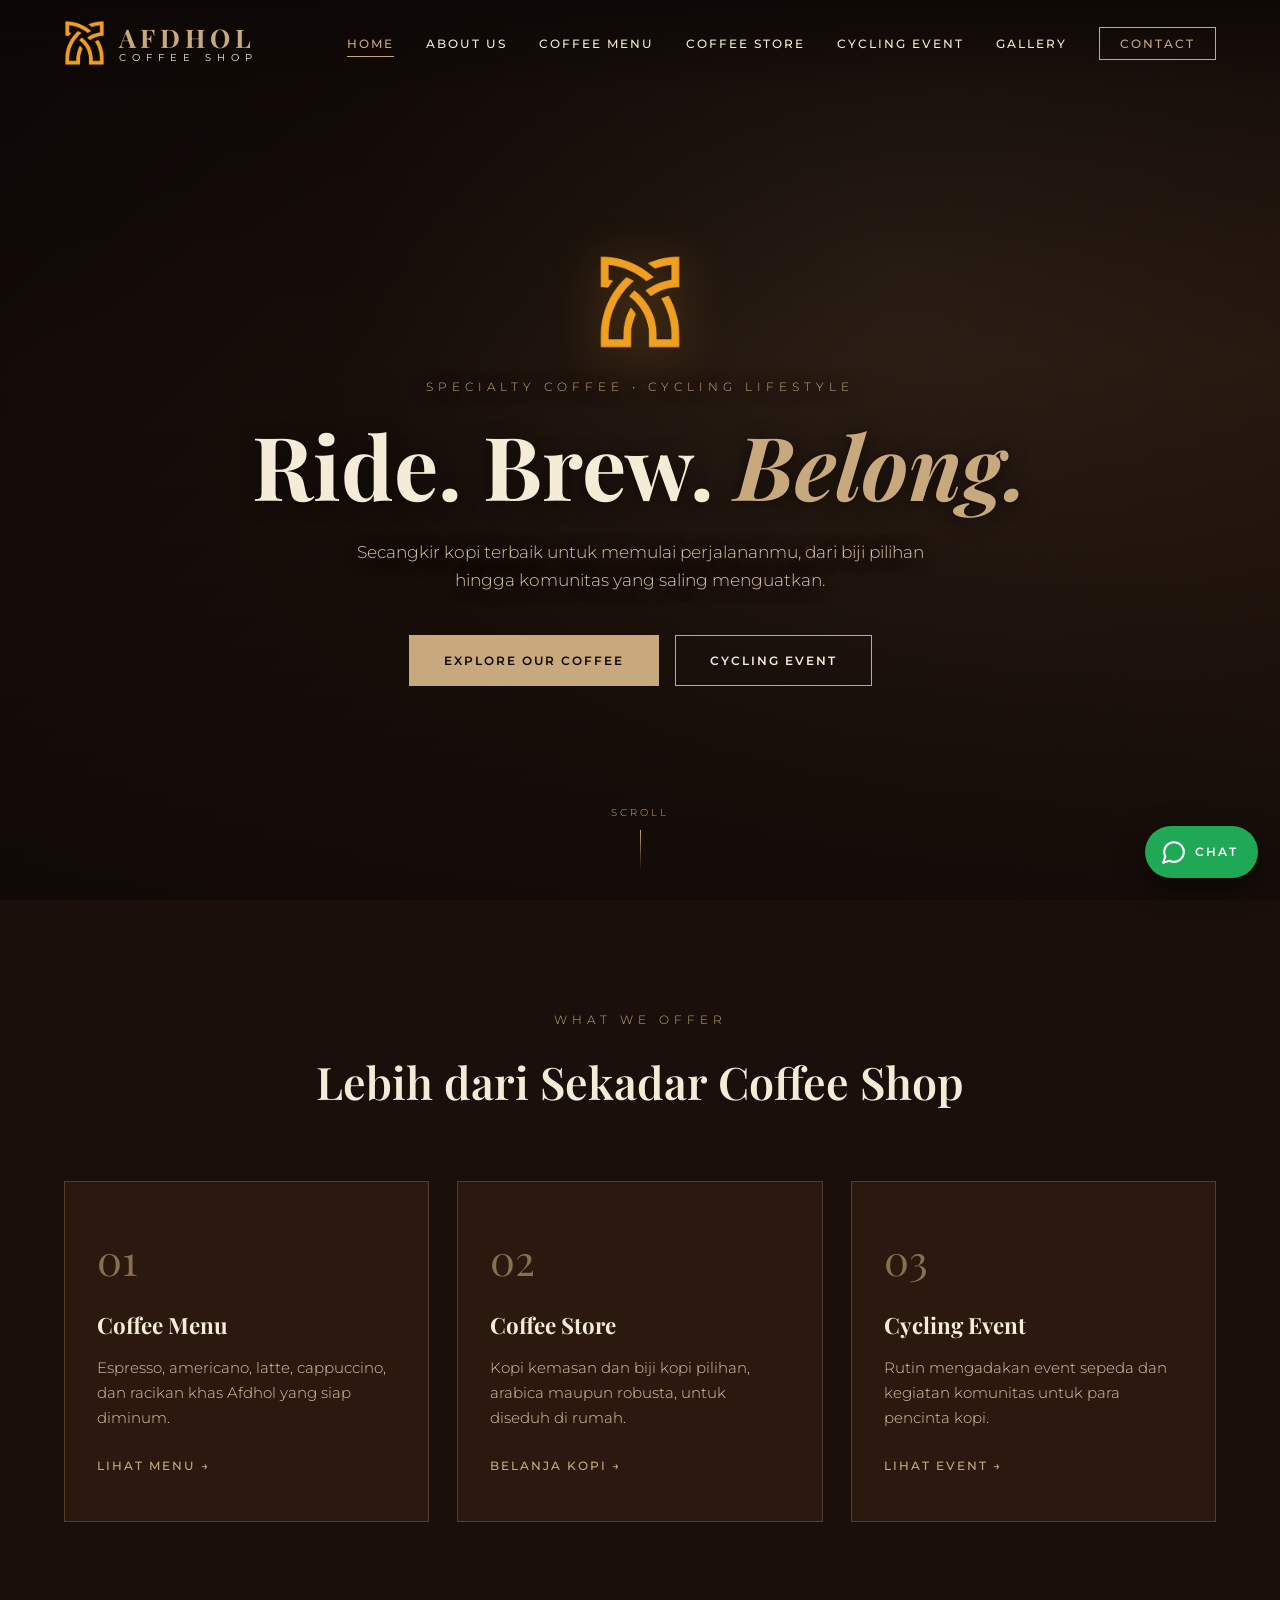
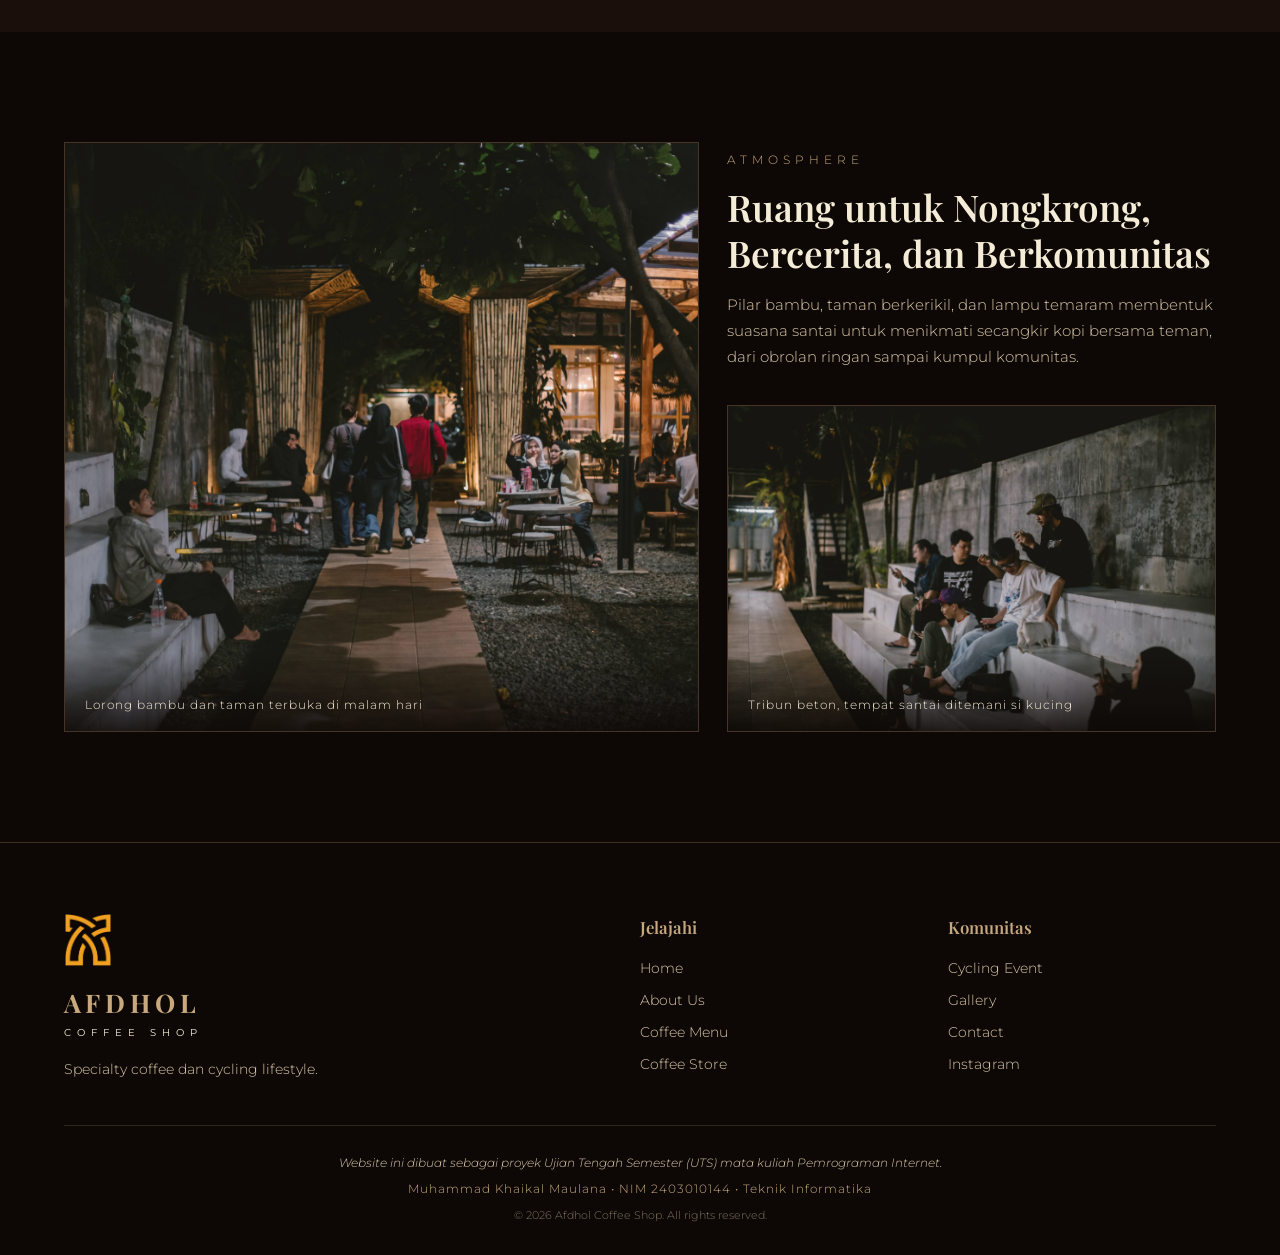
<file: index.html>
<!DOCTYPE html>
<html lang="id">
<head>
    <meta charset="UTF-8">
    <meta name="viewport" content="width=device-width, initial-scale=1.0">
    <meta name="description" content="Afdhol Coffee Shop - Specialty coffee, biji kopi, dan komunitas sepeda.">
    <title>Afdhol Coffee Shop | Coffee & Cycling Lifestyle</title>
    <link rel="icon" type="image/png" href="assets/images/logo.png">
    <link rel="preconnect" href="https://fonts.googleapis.com">
    <link rel="preconnect" href="https://fonts.gstatic.com" crossorigin>
    <link href="https://fonts.googleapis.com/css2?family=Montserrat:wght@300;400;500;600&family=Playfair+Display:wght@400;600;700&display=swap" rel="stylesheet">
    <link rel="stylesheet" href="css/style.css">
</head>
<body id="khaikal_body">

    <!-- ===== HEADER / NAVBAR ===== -->
    <header id="khaikal_header">
        <nav class="khaikal_navbar">
            <a href="index.html" class="khaikal_logo_link">
                <img src="assets/images/logo.png" alt="Logo Afdhol Coffee Shop" class="khaikal_logo_img">
                <span class="khaikal_logo_wrap">
                    <span class="khaikal_logo_text">AFDHOL</span>
                    <span class="khaikal_logo_sub">COFFEE SHOP</span>
                </span>
            </a>

            <button id="khaikal_hamburger" class="khaikal_hamburger" aria-label="Buka menu" aria-expanded="false">
                <span class="khaikal_hamburger_line"></span>
                <span class="khaikal_hamburger_line"></span>
                <span class="khaikal_hamburger_line"></span>
            </button>

            <ul id="khaikal_nav_menu" class="khaikal_nav_menu">
                <li><a href="index.html" class="khaikal_nav_link khaikal_active">Home</a></li>
                <li><a href="about.html" class="khaikal_nav_link">About Us</a></li>
                <li><a href="menu.html" class="khaikal_nav_link">Coffee Menu</a></li>
                <li><a href="store.html" class="khaikal_nav_link">Coffee Store</a></li>
                <li><a href="event.html" class="khaikal_nav_link">Cycling Event</a></li>
                <li><a href="gallery.html" class="khaikal_nav_link">Gallery</a></li>
                <li><a href="contact.html" class="khaikal_nav_link khaikal_nav_cta">Contact</a></li>
            </ul>
        </nav>
    </header>

    <!-- ===== HERO SECTION ===== -->
    <main>
        <section id="khaikal_hero">
            <video id="khaikal_hero_video" class="khaikal_hero_video" autoplay muted loop playsinline preload="auto">
                <source src="assets/videos/hero.mp4.mp4" type="video/mp4">
            </video>
            <div class="khaikal_hero_overlay"></div>
            <div class="khaikal_hero_content">
                <img src="assets/images/logo.png" alt="Logo Afdhol Coffee Shop" class="khaikal_hero_logo">
                <p class="khaikal_hero_eyebrow">Specialty Coffee &bull; Cycling Lifestyle</p>
                <h1 class="khaikal_hero_title">Ride. Brew. <span class="khaikal_gold_text">Belong.</span></h1>
                <p class="khaikal_hero_tagline">Secangkir kopi terbaik untuk memulai perjalananmu, dari biji pilihan hingga komunitas yang saling menguatkan.</p>
                <div class="khaikal_hero_buttons">
                    <a href="store.html" class="khaikal_btn khaikal_btn_primary">Explore Our Coffee</a>
                    <a href="event.html" class="khaikal_btn khaikal_btn_outline">Cycling Event</a>
                </div>
            </div>
            <a href="#khaikal_highlights" class="khaikal_scroll_down" aria-label="Gulir ke bawah">
                <span class="khaikal_scroll_text">Scroll</span>
                <span class="khaikal_scroll_line"></span>
            </a>
        </section>

        <!-- ===== HIGHLIGHT SECTION ===== -->
        <section id="khaikal_highlights" class="khaikal_section">
            <div class="khaikal_container">
                <p class="khaikal_section_eyebrow">What We Offer</p>
                <h2 class="khaikal_section_title">Lebih dari Sekadar Coffee Shop</h2>

                <div class="khaikal_highlight_grid">
                    <article class="khaikal_highlight_card khaikal_reveal">
                        <span class="khaikal_highlight_number">01</span>
                        <h3>Coffee Menu</h3>
                        <p>Espresso, americano, latte, cappuccino, dan racikan khas Afdhol yang siap diminum.</p>
                        <a href="menu.html" class="khaikal_card_link">Lihat Menu &rarr;</a>
                    </article>

                    <article class="khaikal_highlight_card khaikal_reveal">
                        <span class="khaikal_highlight_number">02</span>
                        <h3>Coffee Store</h3>
                        <p>Kopi kemasan dan biji kopi pilihan, arabica maupun robusta, untuk diseduh di rumah.</p>
                        <a href="store.html" class="khaikal_card_link">Belanja Kopi &rarr;</a>
                    </article>

                    <article class="khaikal_highlight_card khaikal_reveal">
                        <span class="khaikal_highlight_number">03</span>
                        <h3>Cycling Event</h3>
                        <p>Rutin mengadakan event sepeda dan kegiatan komunitas untuk para pencinta kopi.</p>
                        <a href="event.html" class="khaikal_card_link">Lihat Event &rarr;</a>
                    </article>
                </div>
            </div>
        </section>

        <!-- ===== ATMOSPHERE SECTION ===== -->
        <section id="khaikal_atmosphere" class="khaikal_atmosphere">
            <div class="khaikal_container">
                <div class="khaikal_atmo_grid">

                    <figure class="khaikal_atmo_photo khaikal_atmo_photo_main khaikal_reveal">
                        <img src="assets/images/cafe/suasana_taman_malam.jpg" alt="Suasana taman Afdhol Coffee Shop di malam hari dengan lorong bambu dan lampu hangat" loading="lazy">
                        <figcaption class="khaikal_atmo_caption">Lorong bambu dan taman terbuka di malam hari</figcaption>
                    </figure>

                    <div class="khaikal_atmo_side">
                        <div class="khaikal_atmo_text khaikal_reveal">
                            <p class="khaikal_atmo_eyebrow">Atmosphere</p>
                            <h2 class="khaikal_atmo_title">Ruang untuk Nongkrong, Bercerita, dan Berkomunitas</h2>
                            <p class="khaikal_atmo_desc">Pilar bambu, taman berkerikil, dan lampu temaram membentuk suasana santai untuk menikmati secangkir kopi bersama teman, dari obrolan ringan sampai kumpul komunitas.</p>
                        </div>

                        <figure class="khaikal_atmo_photo khaikal_atmo_photo_side khaikal_reveal">
                            <img src="assets/images/cafe/komunitas_tribun.jpg" alt="Pengunjung bersantai di tribun beton Afdhol Coffee Shop ditemani seekor kucing" loading="lazy">
                            <figcaption class="khaikal_atmo_caption">Tribun beton, tempat santai ditemani si kucing</figcaption>
                        </figure>
                    </div>

                </div>
            </div>
        </section>
    </main>

    <!-- ===== FOOTER ===== -->
    <footer id="khaikal_footer">
        <div class="khaikal_container">
            <div class="khaikal_footer_top">
                <div class="khaikal_footer_brand">
                    <img src="assets/images/logo.png" alt="Logo Afdhol Coffee Shop" class="khaikal_footer_logo">
                    <span class="khaikal_logo_text">AFDHOL</span>
                    <span class="khaikal_logo_sub">COFFEE SHOP</span>
                    <p>Specialty coffee dan cycling lifestyle.</p>
                </div>

                <div class="khaikal_footer_links">
                    <h4>Jelajahi</h4>
                    <a href="index.html">Home</a>
                    <a href="about.html">About Us</a>
                    <a href="menu.html">Coffee Menu</a>
                    <a href="store.html">Coffee Store</a>
                </div>

                <div class="khaikal_footer_links">
                    <h4>Komunitas</h4>
                    <a href="event.html">Cycling Event</a>
                    <a href="gallery.html">Gallery</a>
                    <a href="contact.html">Contact</a>
                    <a href="https://www.instagram.com/afdhol.coffee/" target="_blank" rel="noopener">Instagram</a>
                </div>
            </div>

            <div class="khaikal_footer_credit">
                <p class="khaikal_credit_main">Website ini dibuat sebagai proyek Ujian Tengah Semester (UTS) mata kuliah Pemrograman Internet.</p>
                <p class="khaikal_credit_detail">
                    Muhammad Khaikal Maulana &bull; NIM 2403010144 &bull; Teknik Informatika
                </p>
                <p class="khaikal_credit_copy">&copy; 2026 Afdhol Coffee Shop. All rights reserved.</p>
            </div>
        </div>
    </footer>

    <script src="js/script.js"></script>
</body>
</html>
</file>
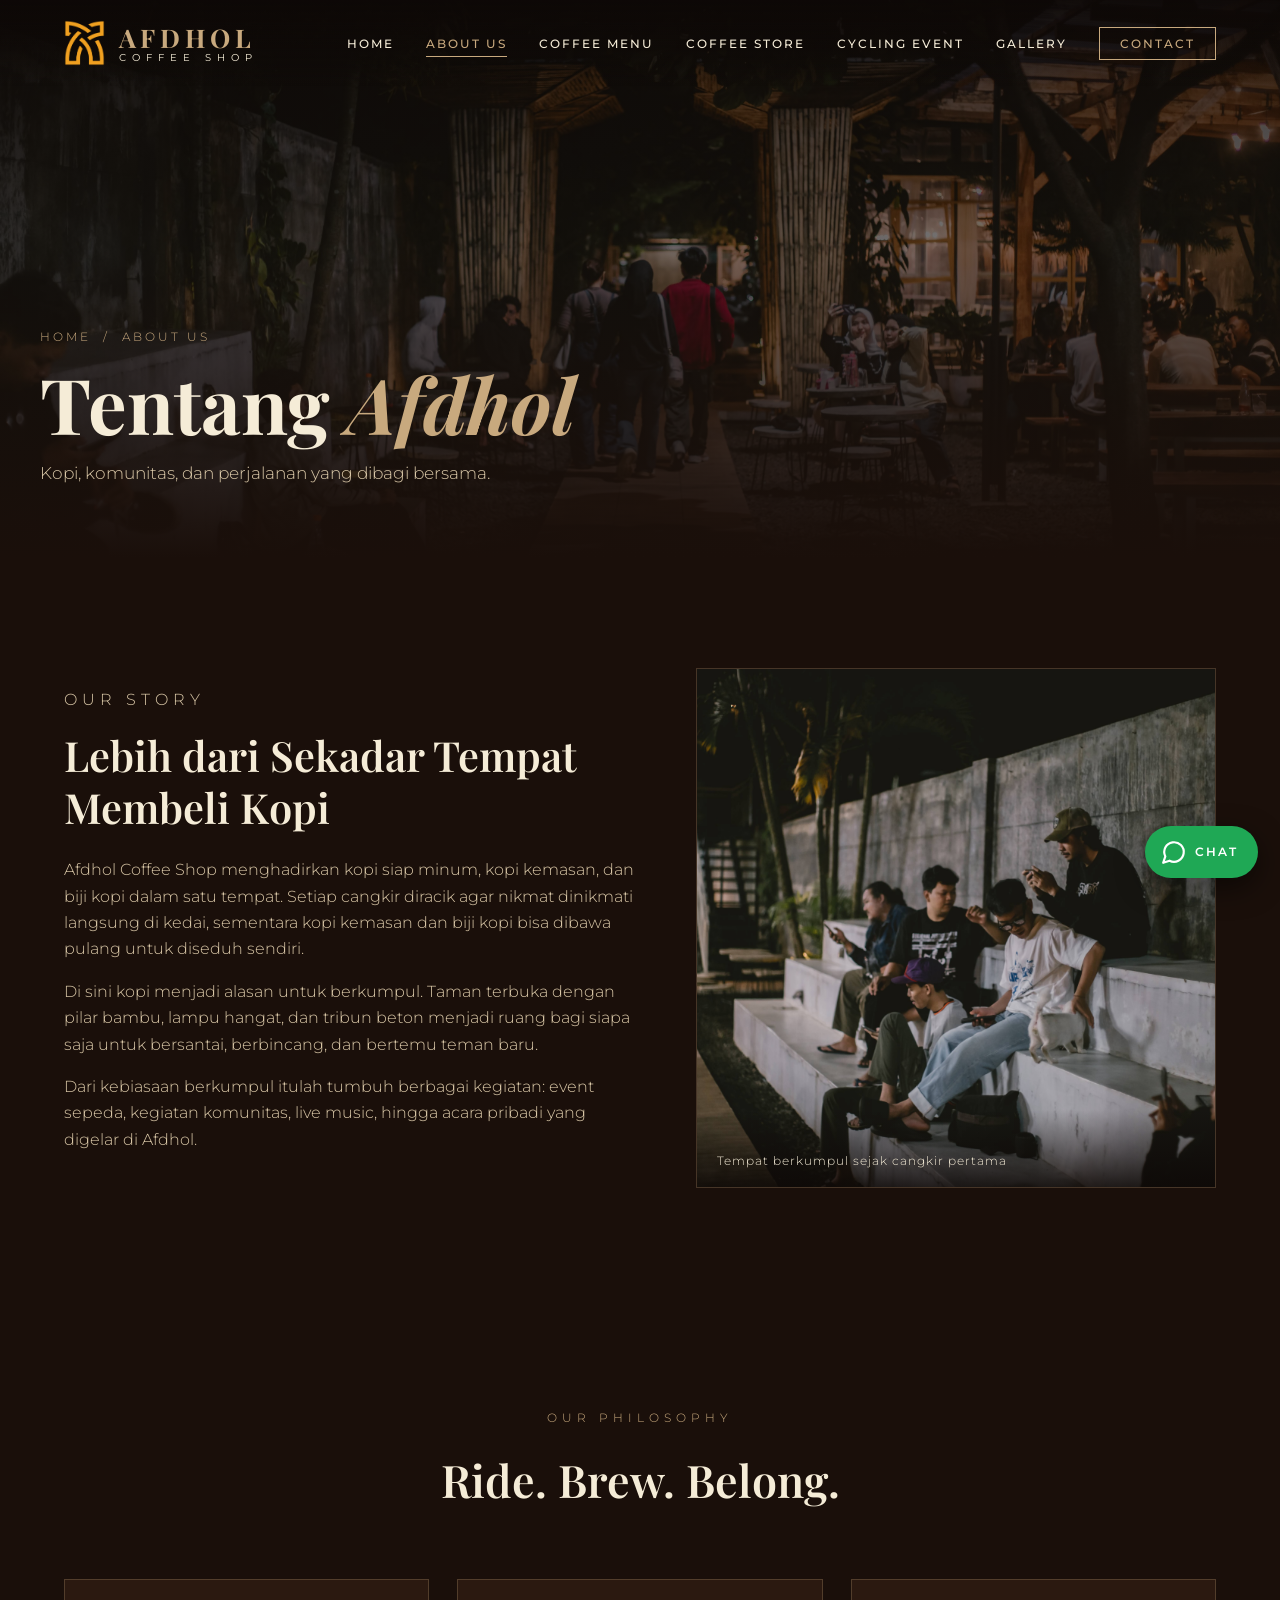
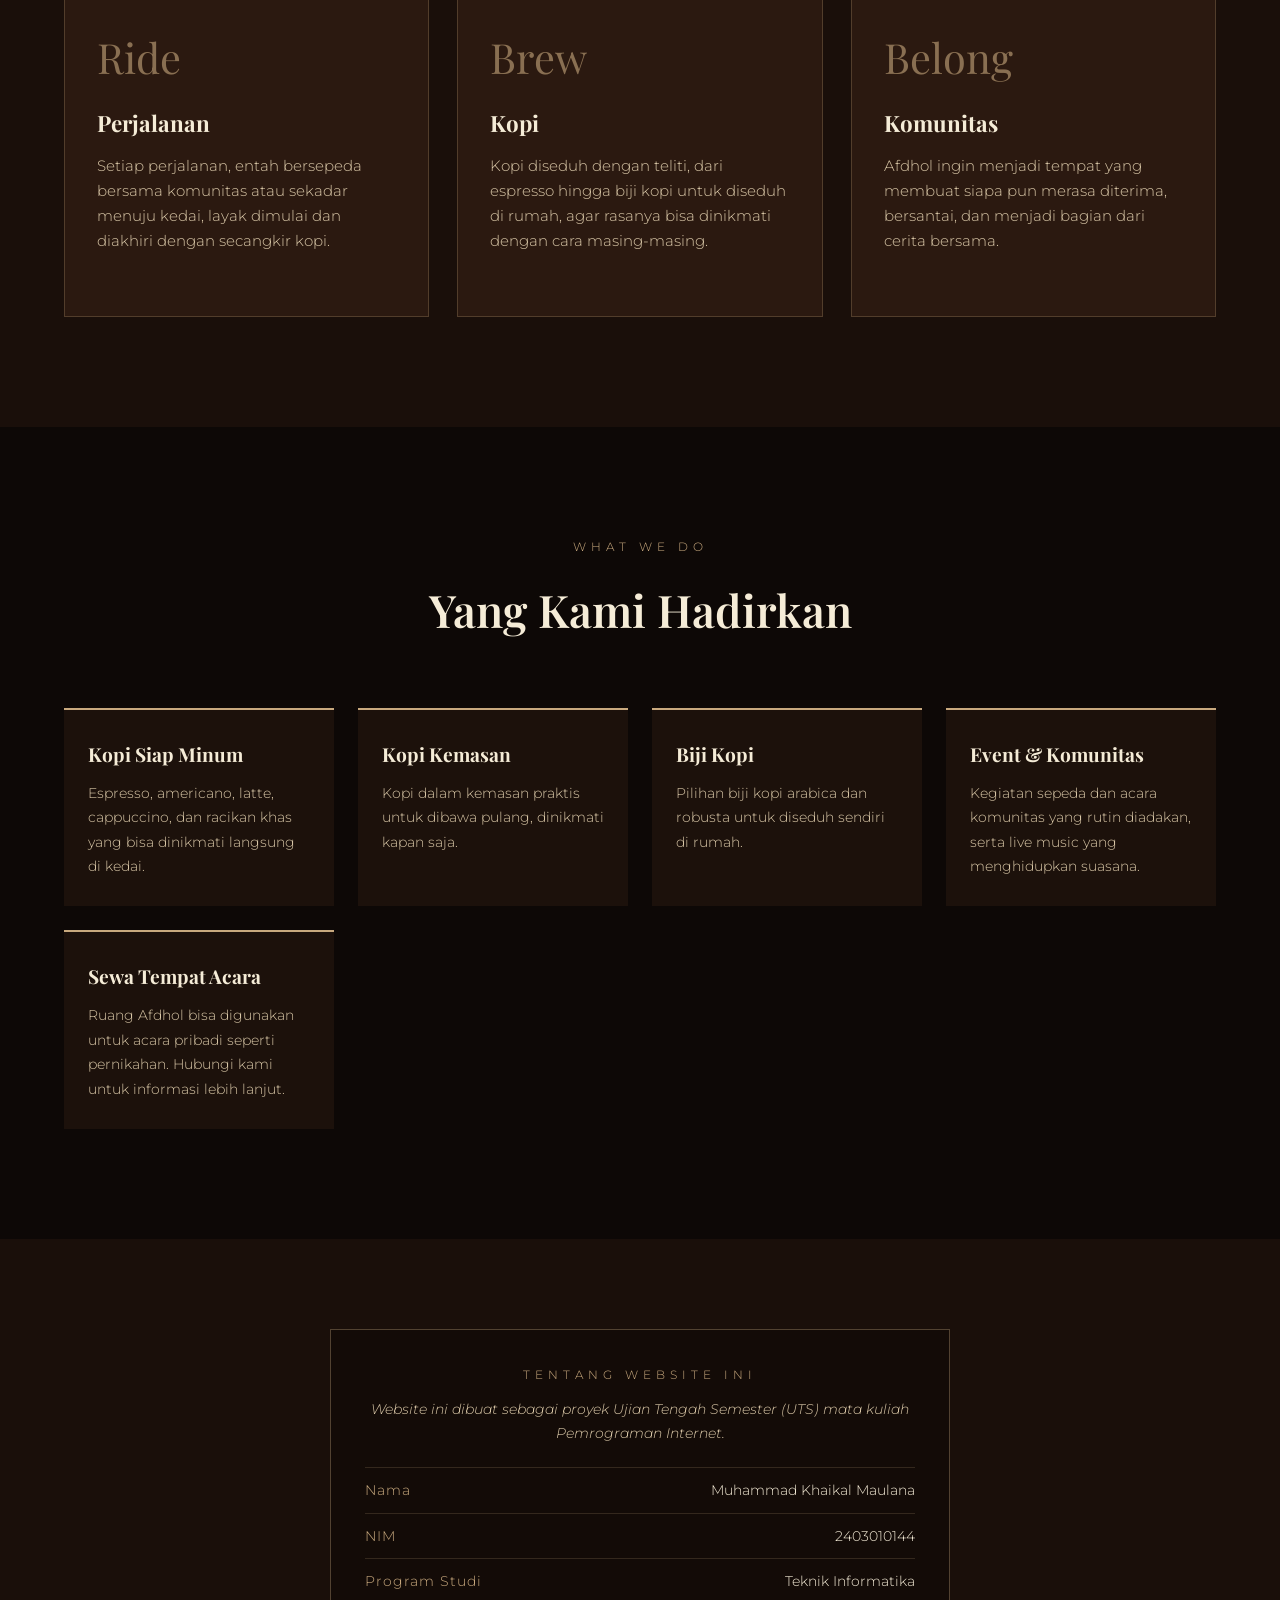
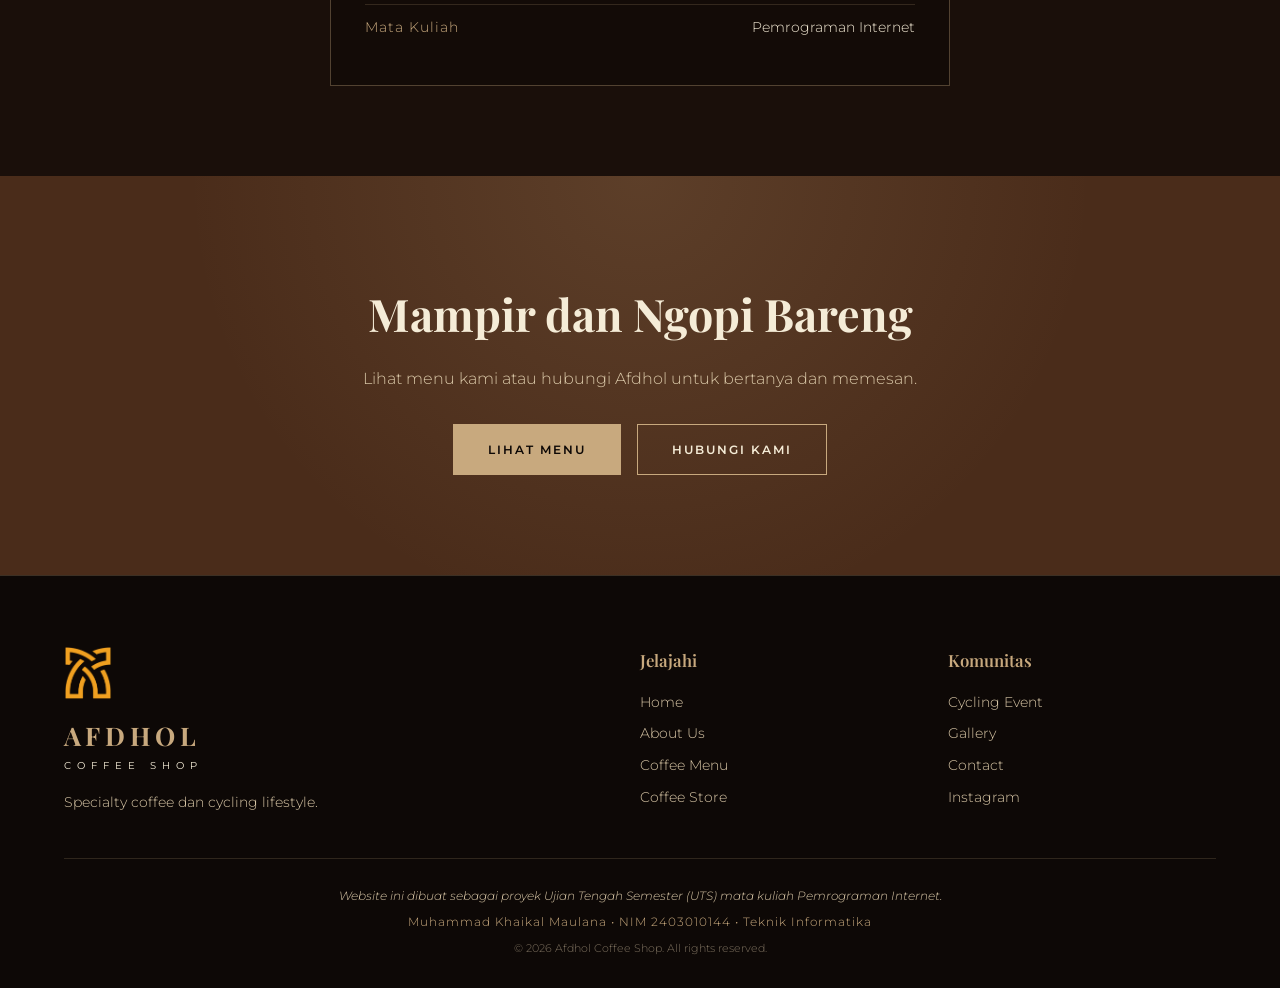
<file: about.html>
<!DOCTYPE html>
<html lang="id">
<head>
    <meta charset="UTF-8">
    <meta name="viewport" content="width=device-width, initial-scale=1.0">
    <meta name="description" content="Kenali Afdhol Coffee Shop: cerita, filosofi, dan identitas coffee lifestyle bersama komunitas sepeda.">
    <title>About Us | Afdhol Coffee Shop</title>
    <link rel="icon" type="image/png" href="assets/images/logo.png">
    <link rel="preconnect" href="https://fonts.googleapis.com">
    <link rel="preconnect" href="https://fonts.gstatic.com" crossorigin>
    <link href="https://fonts.googleapis.com/css2?family=Montserrat:wght@300;400;500;600&family=Playfair+Display:wght@400;600;700&display=swap" rel="stylesheet">
    <link rel="stylesheet" href="css/style.css">
</head>
<body id="khaikal_body">

    <!-- ===== HEADER / NAVBAR ===== -->
    <header id="khaikal_header">
        <nav class="khaikal_navbar">
            <a href="index.html" class="khaikal_logo_link">
                <img src="assets/images/logo.png" alt="Logo Afdhol Coffee Shop" class="khaikal_logo_img">
                <span class="khaikal_logo_wrap">
                    <span class="khaikal_logo_text">AFDHOL</span>
                    <span class="khaikal_logo_sub">COFFEE SHOP</span>
                </span>
            </a>

            <button id="khaikal_hamburger" class="khaikal_hamburger" aria-label="Buka menu" aria-expanded="false">
                <span class="khaikal_hamburger_line"></span>
                <span class="khaikal_hamburger_line"></span>
                <span class="khaikal_hamburger_line"></span>
            </button>

            <ul id="khaikal_nav_menu" class="khaikal_nav_menu">
                <li><a href="index.html" class="khaikal_nav_link">Home</a></li>
                <li><a href="about.html" class="khaikal_nav_link khaikal_active">About Us</a></li>
                <li><a href="menu.html" class="khaikal_nav_link">Coffee Menu</a></li>
                <li><a href="store.html" class="khaikal_nav_link">Coffee Store</a></li>
                <li><a href="event.html" class="khaikal_nav_link">Cycling Event</a></li>
                <li><a href="gallery.html" class="khaikal_nav_link">Gallery</a></li>
                <li><a href="contact.html" class="khaikal_nav_link khaikal_nav_cta">Contact</a></li>
            </ul>
        </nav>
    </header>

    <main>
        <!-- ===== PAGE HERO ===== -->
        <section id="khaikal_page_hero" class="khaikal_page_hero">
            <img src="assets/images/cafe/suasana_taman_malam.jpg" alt="Suasana taman Afdhol Coffee Shop di malam hari" class="khaikal_page_hero_img">
            <div class="khaikal_page_hero_overlay"></div>
            <div class="khaikal_page_hero_content">
                <p class="khaikal_breadcrumb"><a href="index.html">Home</a> &nbsp;/&nbsp; About Us</p>
                <h1 class="khaikal_page_title">Tentang <span class="khaikal_gold_text">Afdhol</span></h1>
                <p class="khaikal_page_subtitle">Kopi, komunitas, dan perjalanan yang dibagi bersama.</p>
            </div>
        </section>

        <!-- ===== CERITA ===== -->
        <section id="khaikal_story" class="khaikal_about_story">
            <div class="khaikal_container">
                <div class="khaikal_story_grid">
                    <div class="khaikal_story_text khaikal_reveal">
                        <p class="khaikal_section_eyebrow khaikal_left">Our Story</p>
                        <h2 class="khaikal_story_title">Lebih dari Sekadar Tempat Membeli Kopi</h2>
                        <p>Afdhol Coffee Shop menghadirkan kopi siap minum, kopi kemasan, dan biji kopi dalam satu tempat. Setiap cangkir diracik agar nikmat dinikmati langsung di kedai, sementara kopi kemasan dan biji kopi bisa dibawa pulang untuk diseduh sendiri.</p>
                        <p>Di sini kopi menjadi alasan untuk berkumpul. Taman terbuka dengan pilar bambu, lampu hangat, dan tribun beton menjadi ruang bagi siapa saja untuk bersantai, berbincang, dan bertemu teman baru.</p>
                        <p>Dari kebiasaan berkumpul itulah tumbuh berbagai kegiatan: event sepeda, kegiatan komunitas, live music, hingga acara pribadi yang digelar di Afdhol.</p>
                    </div>

                    <figure class="khaikal_story_photo khaikal_reveal">
                        <img src="assets/images/cafe/komunitas_tribun.jpg" alt="Pengunjung bersantai di tribun beton Afdhol Coffee Shop" loading="lazy">
                        <figcaption class="khaikal_atmo_caption">Tempat berkumpul sejak cangkir pertama</figcaption>
                    </figure>
                </div>
            </div>
        </section>

        <!-- ===== FILOSOFI ===== -->
        <section id="khaikal_philosophy" class="khaikal_section">
            <div class="khaikal_container">
                <p class="khaikal_section_eyebrow">Our Philosophy</p>
                <h2 class="khaikal_section_title">Ride. Brew. Belong.</h2>

                <div class="khaikal_highlight_grid">
                    <article class="khaikal_highlight_card khaikal_reveal">
                        <span class="khaikal_highlight_number">Ride</span>
                        <h3>Perjalanan</h3>
                        <p>Setiap perjalanan, entah bersepeda bersama komunitas atau sekadar menuju kedai, layak dimulai dan diakhiri dengan secangkir kopi.</p>
                    </article>

                    <article class="khaikal_highlight_card khaikal_reveal">
                        <span class="khaikal_highlight_number">Brew</span>
                        <h3>Kopi</h3>
                        <p>Kopi diseduh dengan teliti, dari espresso hingga biji kopi untuk diseduh di rumah, agar rasanya bisa dinikmati dengan cara masing-masing.</p>
                    </article>

                    <article class="khaikal_highlight_card khaikal_reveal">
                        <span class="khaikal_highlight_number">Belong</span>
                        <h3>Komunitas</h3>
                        <p>Afdhol ingin menjadi tempat yang membuat siapa pun merasa diterima, bersantai, dan menjadi bagian dari cerita bersama.</p>
                    </article>
                </div>
            </div>
        </section>

        <!-- ===== APA YANG KAMI TAWARKAN ===== -->
        <section id="khaikal_offer" class="khaikal_about_offer">
            <div class="khaikal_container">
                <p class="khaikal_section_eyebrow">What We Do</p>
                <h2 class="khaikal_section_title">Yang Kami Hadirkan</h2>

                <div class="khaikal_offer_grid">
                    <article class="khaikal_offer_item khaikal_reveal">
                        <h3>Kopi Siap Minum</h3>
                        <p>Espresso, americano, latte, cappuccino, dan racikan khas yang bisa dinikmati langsung di kedai.</p>
                    </article>
                    <article class="khaikal_offer_item khaikal_reveal">
                        <h3>Kopi Kemasan</h3>
                        <p>Kopi dalam kemasan praktis untuk dibawa pulang, dinikmati kapan saja.</p>
                    </article>
                    <article class="khaikal_offer_item khaikal_reveal">
                        <h3>Biji Kopi</h3>
                        <p>Pilihan biji kopi arabica dan robusta untuk diseduh sendiri di rumah.</p>
                    </article>
                    <article class="khaikal_offer_item khaikal_reveal">
                        <h3>Event &amp; Komunitas</h3>
                        <p>Kegiatan sepeda dan acara komunitas yang rutin diadakan, serta live music yang menghidupkan suasana.</p>
                    </article>
                    <article class="khaikal_offer_item khaikal_reveal">
                        <h3>Sewa Tempat Acara</h3>
                        <p>Ruang Afdhol bisa digunakan untuk acara pribadi seperti pernikahan. Hubungi kami untuk informasi lebih lanjut.</p>
                    </article>
                </div>
            </div>
        </section>

        <!-- ===== TENTANG WEBSITE INI ===== -->
        <section id="khaikal_maker" class="khaikal_section khaikal_maker_section">
            <div class="khaikal_container">
                <div class="khaikal_maker_card khaikal_reveal">
                    <p class="khaikal_maker_label">Tentang Website Ini</p>
                    <p class="khaikal_maker_note">Website ini dibuat sebagai proyek Ujian Tengah Semester (UTS) mata kuliah Pemrograman Internet.</p>
                    <dl class="khaikal_maker_list">
                        <div class="khaikal_maker_row">
                            <dt>Nama</dt>
                            <dd>Muhammad Khaikal Maulana</dd>
                        </div>
                        <div class="khaikal_maker_row">
                            <dt>NIM</dt>
                            <dd>2403010144</dd>
                        </div>
                        <div class="khaikal_maker_row">
                            <dt>Program Studi</dt>
                            <dd>Teknik Informatika</dd>
                        </div>
                        <div class="khaikal_maker_row">
                            <dt>Mata Kuliah</dt>
                            <dd>Pemrograman Internet</dd>
                        </div>
                    </dl>
                </div>
            </div>
        </section>

        <!-- ===== AJAKAN ===== -->
        <section id="khaikal_cta" class="khaikal_cta_band">
            <div class="khaikal_container">
                <h2 class="khaikal_cta_title">Mampir dan Ngopi Bareng</h2>
                <p class="khaikal_cta_text">Lihat menu kami atau hubungi Afdhol untuk bertanya dan memesan.</p>
                <div class="khaikal_hero_buttons">
                    <a href="menu.html" class="khaikal_btn khaikal_btn_primary">Lihat Menu</a>
                    <a href="contact.html" class="khaikal_btn khaikal_btn_outline">Hubungi Kami</a>
                </div>
            </div>
        </section>
    </main>

    <!-- ===== FOOTER ===== -->
    <footer id="khaikal_footer">
        <div class="khaikal_container">
            <div class="khaikal_footer_top">
                <div class="khaikal_footer_brand">
                    <img src="assets/images/logo.png" alt="Logo Afdhol Coffee Shop" class="khaikal_footer_logo">
                    <span class="khaikal_logo_text">AFDHOL</span>
                    <span class="khaikal_logo_sub">COFFEE SHOP</span>
                    <p>Specialty coffee dan cycling lifestyle.</p>
                </div>

                <div class="khaikal_footer_links">
                    <h4>Jelajahi</h4>
                    <a href="index.html">Home</a>
                    <a href="about.html">About Us</a>
                    <a href="menu.html">Coffee Menu</a>
                    <a href="store.html">Coffee Store</a>
                </div>

                <div class="khaikal_footer_links">
                    <h4>Komunitas</h4>
                    <a href="event.html">Cycling Event</a>
                    <a href="gallery.html">Gallery</a>
                    <a href="contact.html">Contact</a>
                    <a href="https://www.instagram.com/afdhol.coffee/" target="_blank" rel="noopener">Instagram</a>
                </div>
            </div>

            <div class="khaikal_footer_credit">
                <p class="khaikal_credit_main">Website ini dibuat sebagai proyek Ujian Tengah Semester (UTS) mata kuliah Pemrograman Internet.</p>
                <p class="khaikal_credit_detail">
                    Muhammad Khaikal Maulana &bull; NIM 2403010144 &bull; Teknik Informatika
                </p>
                <p class="khaikal_credit_copy">&copy; 2026 Afdhol Coffee Shop. All rights reserved.</p>
            </div>
        </div>
    </footer>

    <script src="js/script.js"></script>
</body>
</html>
</file>
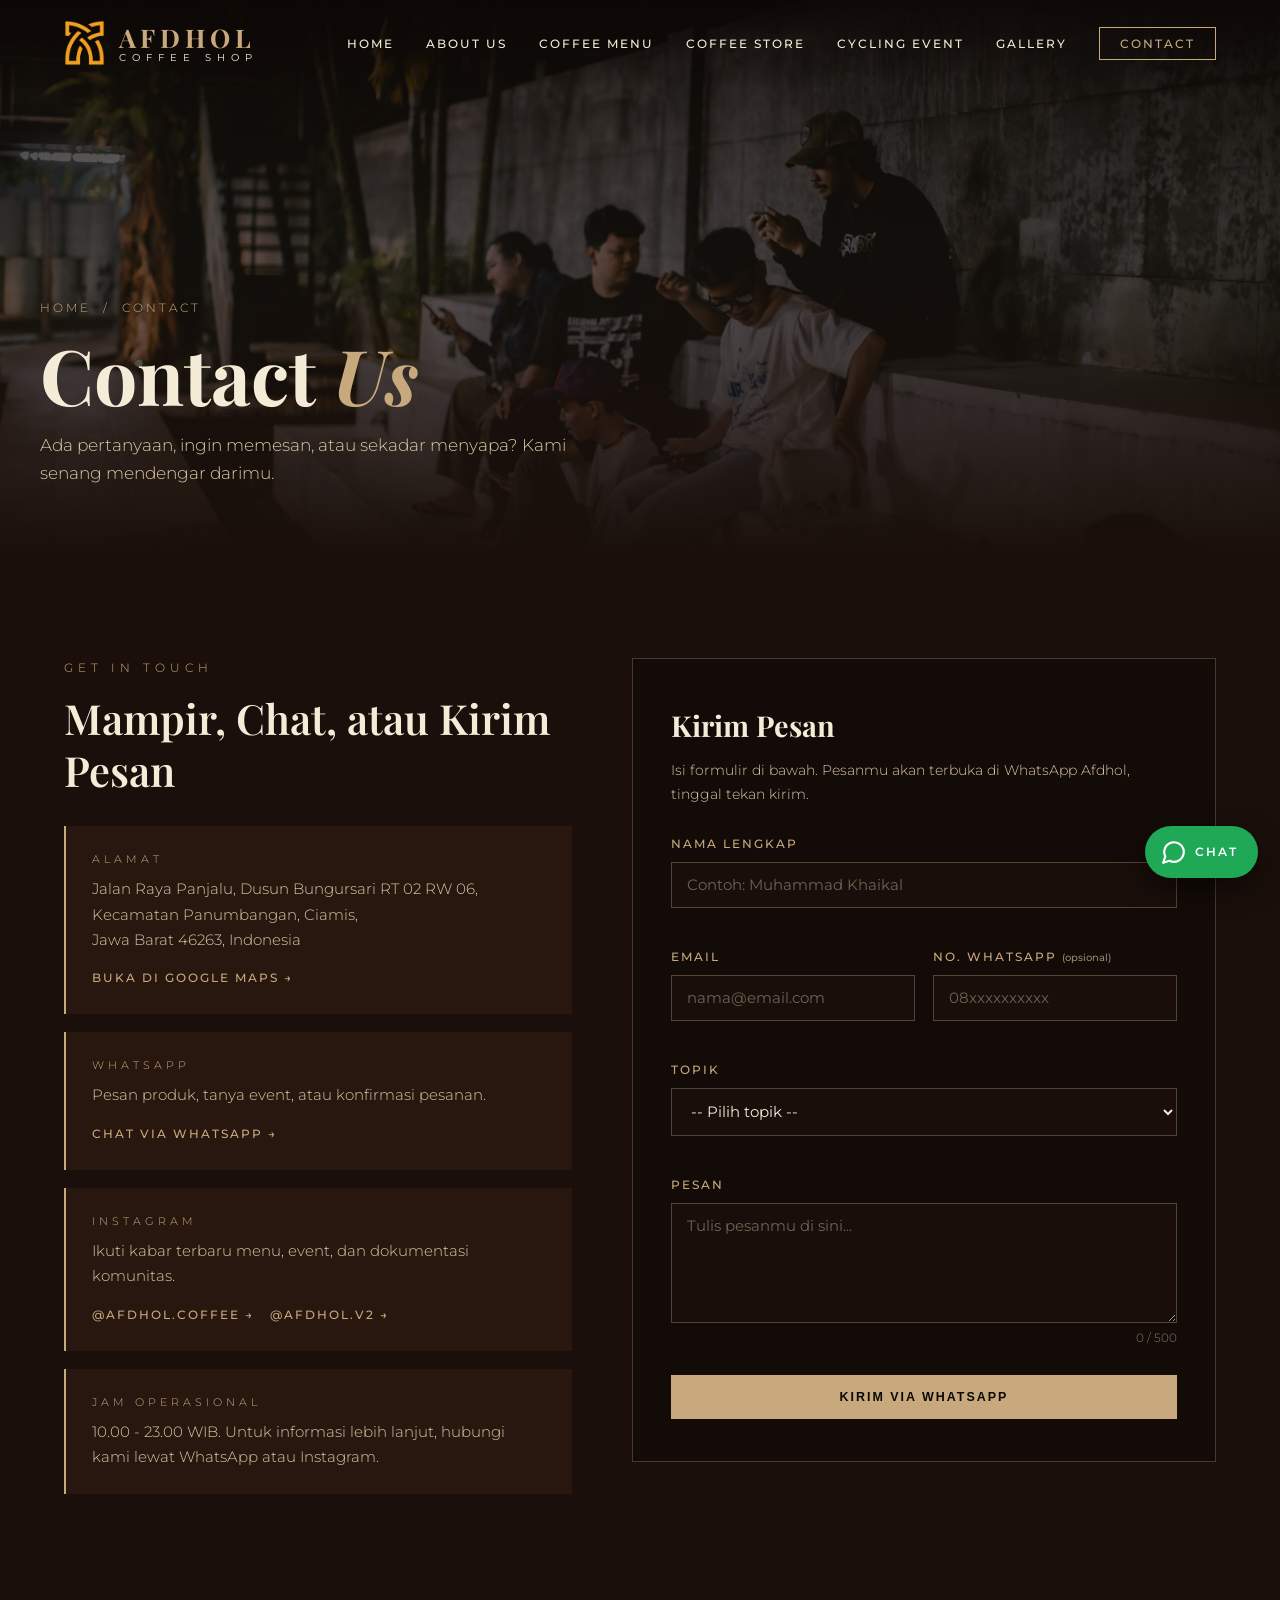
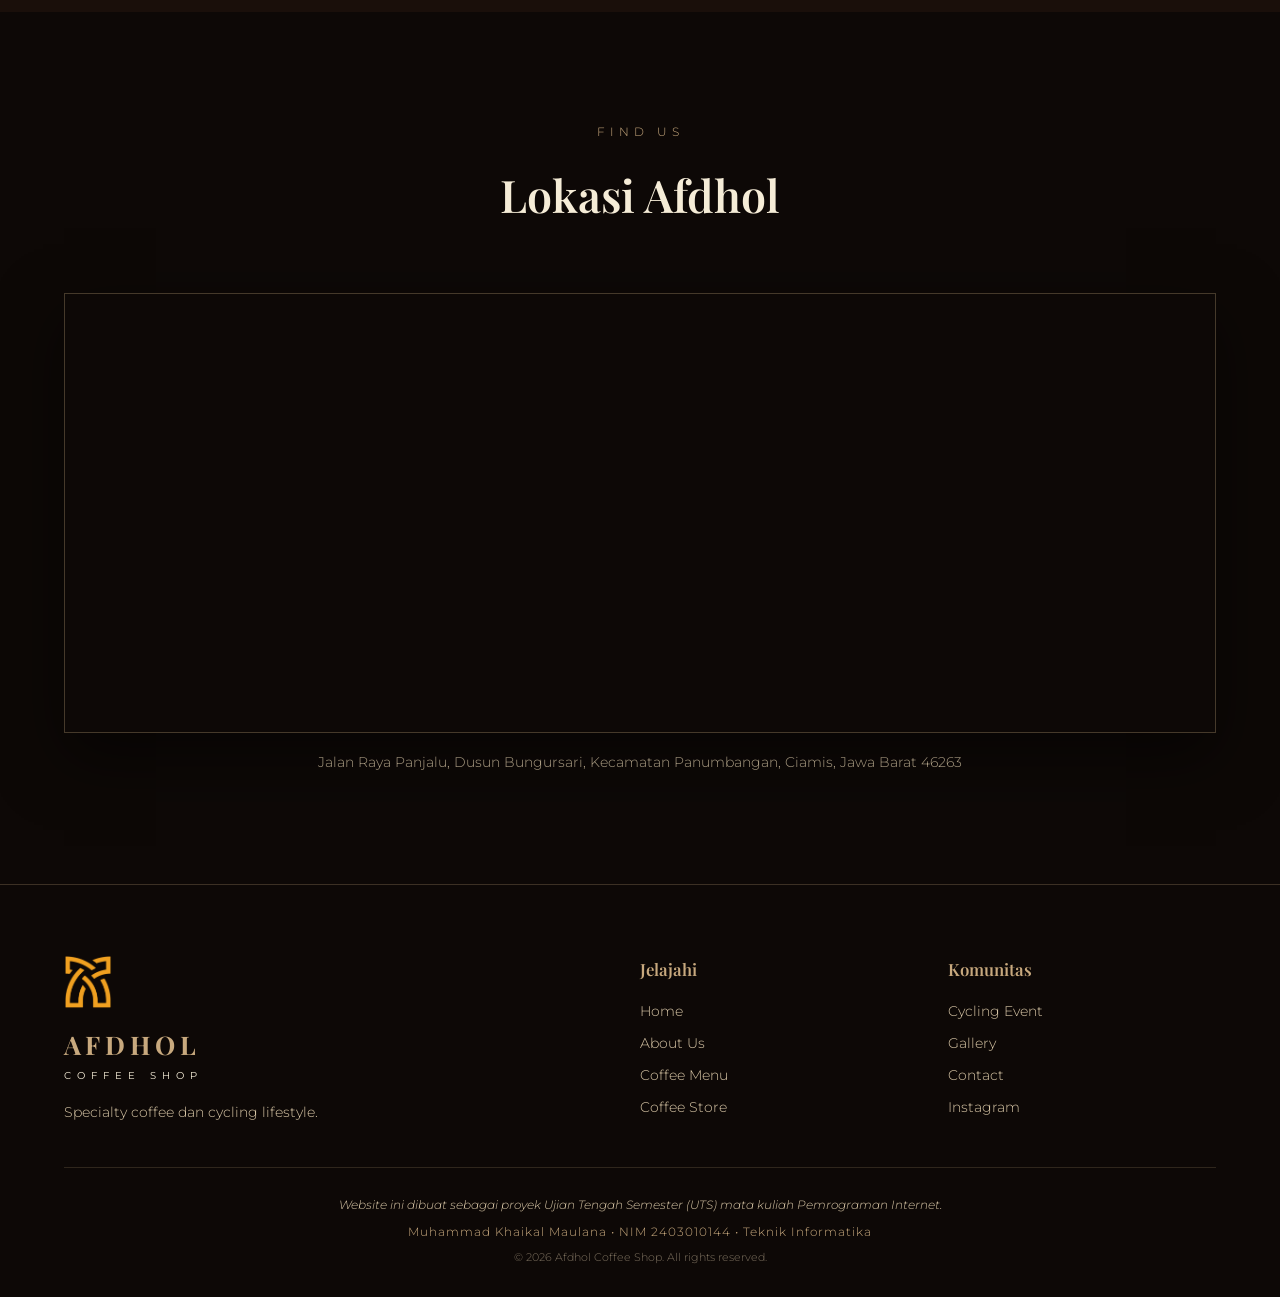
<file: contact.html>
<!DOCTYPE html>
<html lang="id">
<head>
    <meta charset="UTF-8">
    <meta name="viewport" content="width=device-width, initial-scale=1.0">
    <meta name="description" content="Hubungi Afdhol Coffee Shop: alamat, Instagram, WhatsApp, Google Maps, dan formulir pesan.">
    <title>Contact | Afdhol Coffee Shop</title>
    <link rel="icon" type="image/png" href="assets/images/logo.png">
    <link rel="preconnect" href="https://fonts.googleapis.com">
    <link rel="preconnect" href="https://fonts.gstatic.com" crossorigin>
    <link href="https://fonts.googleapis.com/css2?family=Montserrat:wght@300;400;500;600&family=Playfair+Display:wght@400;600;700&display=swap" rel="stylesheet">
    <link rel="stylesheet" href="css/style.css">
</head>
<body id="khaikal_body">

    <!-- ===== HEADER / NAVBAR ===== -->
    <header id="khaikal_header">
        <nav class="khaikal_navbar">
            <a href="index.html" class="khaikal_logo_link">
                <img src="assets/images/logo.png" alt="Logo Afdhol Coffee Shop" class="khaikal_logo_img">
                <span class="khaikal_logo_wrap">
                    <span class="khaikal_logo_text">AFDHOL</span>
                    <span class="khaikal_logo_sub">COFFEE SHOP</span>
                </span>
            </a>

            <button id="khaikal_hamburger" class="khaikal_hamburger" aria-label="Buka menu" aria-expanded="false">
                <span class="khaikal_hamburger_line"></span>
                <span class="khaikal_hamburger_line"></span>
                <span class="khaikal_hamburger_line"></span>
            </button>

            <ul id="khaikal_nav_menu" class="khaikal_nav_menu">
                <li><a href="index.html" class="khaikal_nav_link">Home</a></li>
                <li><a href="about.html" class="khaikal_nav_link">About Us</a></li>
                <li><a href="menu.html" class="khaikal_nav_link">Coffee Menu</a></li>
                <li><a href="store.html" class="khaikal_nav_link">Coffee Store</a></li>
                <li><a href="event.html" class="khaikal_nav_link">Cycling Event</a></li>
                <li><a href="gallery.html" class="khaikal_nav_link">Gallery</a></li>
                <li><a href="contact.html" class="khaikal_nav_link khaikal_nav_cta khaikal_active">Contact</a></li>
            </ul>
        </nav>
    </header>

    <main>
        <!-- ===== PAGE HERO ===== -->
        <section id="khaikal_page_hero" class="khaikal_page_hero">
            <img src="assets/images/cafe/komunitas_tribun.jpg" alt="Pengunjung bersantai di Afdhol Coffee Shop" class="khaikal_page_hero_img">
            <div class="khaikal_page_hero_overlay"></div>
            <div class="khaikal_page_hero_content">
                <p class="khaikal_breadcrumb"><a href="index.html">Home</a> &nbsp;/&nbsp; Contact</p>
                <h1 class="khaikal_page_title">Contact <span class="khaikal_gold_text">Us</span></h1>
                <p class="khaikal_page_subtitle">Ada pertanyaan, ingin memesan, atau sekadar menyapa? Kami senang mendengar darimu.</p>
            </div>
        </section>

        <!-- ===== INFO & FORMULIR ===== -->
        <section id="khaikal_contact_section" class="khaikal_contact_section">
            <div class="khaikal_container">
                <div class="khaikal_contact_grid">

                    <!-- ----- Kolom informasi ----- -->
                    <div class="khaikal_contact_info">
                        <p class="khaikal_section_eyebrow khaikal_left">Get In Touch</p>
                        <h2 class="khaikal_story_title">Mampir, Chat, atau Kirim Pesan</h2>

                        <div class="khaikal_contact_card khaikal_reveal">
                            <span class="khaikal_contact_label">Alamat</span>
                            <p>Jalan Raya Panjalu, Dusun Bungursari RT 02 RW 06,<br>
                                Kecamatan Panumbangan, Ciamis,<br>
                                Jawa Barat 46263, Indonesia</p>
                            <a href="https://www.google.com/maps/search/?api=1&query=Afdhol%20Coffee%20Jalan%20Raya%20Panjalu%20Panumbangan%20Ciamis" class="khaikal_card_link" target="_blank" rel="noopener">Buka di Google Maps &rarr;</a>
                        </div>

                        <div class="khaikal_contact_card khaikal_reveal">
                            <span class="khaikal_contact_label">WhatsApp</span>
                            <p>Pesan produk, tanya event, atau konfirmasi pesanan.</p>
                            <a href="#" class="khaikal_card_link khaikal_wa_link" data-wa="Halo Afdhol, saya ingin bertanya.">Chat via WhatsApp &rarr;</a>
                        </div>

                        <div class="khaikal_contact_card khaikal_reveal">
                            <span class="khaikal_contact_label">Instagram</span>
                            <p>Ikuti kabar terbaru menu, event, dan dokumentasi komunitas.</p>
                            <a href="https://www.instagram.com/afdhol.coffee/" class="khaikal_card_link" target="_blank" rel="noopener">@afdhol.coffee &rarr;</a>
                            &nbsp;&nbsp;
                            <a href="https://www.instagram.com/afdhol.v2/" class="khaikal_card_link" target="_blank" rel="noopener">@afdhol.v2 &rarr;</a>
                        </div>

                        <div class="khaikal_contact_card khaikal_reveal">
                            <span class="khaikal_contact_label">Jam Operasional</span>
                            <p>10.00 - 23.00 WIB. Untuk informasi lebih lanjut, hubungi kami lewat WhatsApp atau Instagram.</p>
                        </div>
                    </div>

                    <!-- ----- Kolom formulir ----- -->
                    <div class="khaikal_contact_formwrap khaikal_reveal">
                        <h3 class="khaikal_form_title">Kirim Pesan</h3>
                        <p class="khaikal_form_intro">Isi formulir di bawah. Pesanmu akan terbuka di WhatsApp Afdhol, tinggal tekan kirim.</p>

                        <form id="khaikal_contact_form" class="khaikal_form" novalidate>

                            <div class="khaikal_form_group">
                                <label for="khaikal_field_name">Nama Lengkap</label>
                                <input type="text" id="khaikal_field_name" name="nama" placeholder="Contoh: Muhammad Khaikal" autocomplete="name">
                                <span class="khaikal_form_error" id="khaikal_error_name"></span>
                            </div>

                            <div class="khaikal_form_row">
                                <div class="khaikal_form_group">
                                    <label for="khaikal_field_email">Email</label>
                                    <input type="email" id="khaikal_field_email" name="email" placeholder="nama@email.com" autocomplete="email">
                                    <span class="khaikal_form_error" id="khaikal_error_email"></span>
                                </div>

                                <div class="khaikal_form_group">
                                    <label for="khaikal_field_phone">No. WhatsApp <small>(opsional)</small></label>
                                    <input type="tel" id="khaikal_field_phone" name="telepon" placeholder="08xxxxxxxxxx" autocomplete="tel">
                                    <span class="khaikal_form_error" id="khaikal_error_phone"></span>
                                </div>
                            </div>

                            <div class="khaikal_form_group">
                                <label for="khaikal_field_topic">Topik</label>
                                <select id="khaikal_field_topic" name="topik">
                                    <option value="">-- Pilih topik --</option>
                                    <option value="Pertanyaan umum">Pertanyaan umum</option>
                                    <option value="Pemesanan produk kopi">Pemesanan produk kopi</option>
                                    <option value="Bergabung Afdhol Cycling Club (ACC)">Bergabung Afdhol Cycling Club (ACC)</option>
                                    <option value="Sewa tempat acara">Sewa tempat acara</option>
                                    <option value="Saran dan masukan">Saran dan masukan</option>
                                </select>
                                <span class="khaikal_form_error" id="khaikal_error_topic"></span>
                            </div>

                            <div class="khaikal_form_group">
                                <label for="khaikal_field_message">Pesan</label>
                                <textarea id="khaikal_field_message" name="pesan" rows="5" maxlength="500" placeholder="Tulis pesanmu di sini..."></textarea>
                                <div class="khaikal_form_meta">
                                    <span class="khaikal_form_error" id="khaikal_error_message"></span>
                                    <span class="khaikal_form_counter" id="khaikal_message_counter">0 / 500</span>
                                </div>
                            </div>

                            <button type="submit" class="khaikal_btn khaikal_btn_primary khaikal_form_submit">Kirim via WhatsApp</button>
                        </form>

                        <div id="khaikal_form_success" class="khaikal_form_success" role="status" aria-live="polite">
                            Terima kasih! WhatsApp akan terbuka dengan pesanmu. Jika tidak terbuka otomatis, periksa pengaturan pop-up browser lalu kirim ulang.
                        </div>
                    </div>

                </div>
            </div>
        </section>

        <!-- ===== PETA ===== -->
        <section id="khaikal_map_section" class="khaikal_section khaikal_map_section">
            <div class="khaikal_container">
                <p class="khaikal_section_eyebrow">Find Us</p>
                <h2 class="khaikal_section_title">Lokasi Afdhol</h2>

                <div class="khaikal_map_frame khaikal_reveal">
                    <iframe
                        title="Peta lokasi Afdhol Coffee Shop"
                        src="https://maps.google.com/maps?q=Afdhol%20Coffee%2C%20Jalan%20Raya%20Panjalu%2C%20Panumbangan%2C%20Ciamis&amp;t=&amp;z=15&amp;ie=UTF8&amp;iwloc=&amp;output=embed"
                        loading="lazy"
                        referrerpolicy="no-referrer-when-downgrade"
                        allowfullscreen></iframe>
                </div>

                <p class="khaikal_map_note">Jalan Raya Panjalu, Dusun Bungursari, Kecamatan Panumbangan, Ciamis, Jawa Barat 46263</p>
            </div>
        </section>
    </main>

    <!-- ===== FOOTER ===== -->
    <footer id="khaikal_footer">
        <div class="khaikal_container">
            <div class="khaikal_footer_top">
                <div class="khaikal_footer_brand">
                    <img src="assets/images/logo.png" alt="Logo Afdhol Coffee Shop" class="khaikal_footer_logo">
                    <span class="khaikal_logo_text">AFDHOL</span>
                    <span class="khaikal_logo_sub">COFFEE SHOP</span>
                    <p>Specialty coffee dan cycling lifestyle.</p>
                </div>

                <div class="khaikal_footer_links">
                    <h4>Jelajahi</h4>
                    <a href="index.html">Home</a>
                    <a href="about.html">About Us</a>
                    <a href="menu.html">Coffee Menu</a>
                    <a href="store.html">Coffee Store</a>
                </div>

                <div class="khaikal_footer_links">
                    <h4>Komunitas</h4>
                    <a href="event.html">Cycling Event</a>
                    <a href="gallery.html">Gallery</a>
                    <a href="contact.html">Contact</a>
                    <a href="https://www.instagram.com/afdhol.coffee/" target="_blank" rel="noopener">Instagram</a>
                </div>
            </div>

            <div class="khaikal_footer_credit">
                <p class="khaikal_credit_main">Website ini dibuat sebagai proyek Ujian Tengah Semester (UTS) mata kuliah Pemrograman Internet.</p>
                <p class="khaikal_credit_detail">
                    Muhammad Khaikal Maulana &bull; NIM 2403010144 &bull; Teknik Informatika
                </p>
                <p class="khaikal_credit_copy">&copy; 2026 Afdhol Coffee Shop. All rights reserved.</p>
            </div>
        </div>
    </footer>

    <script src="js/script.js"></script>
</body>
</html>
</file>
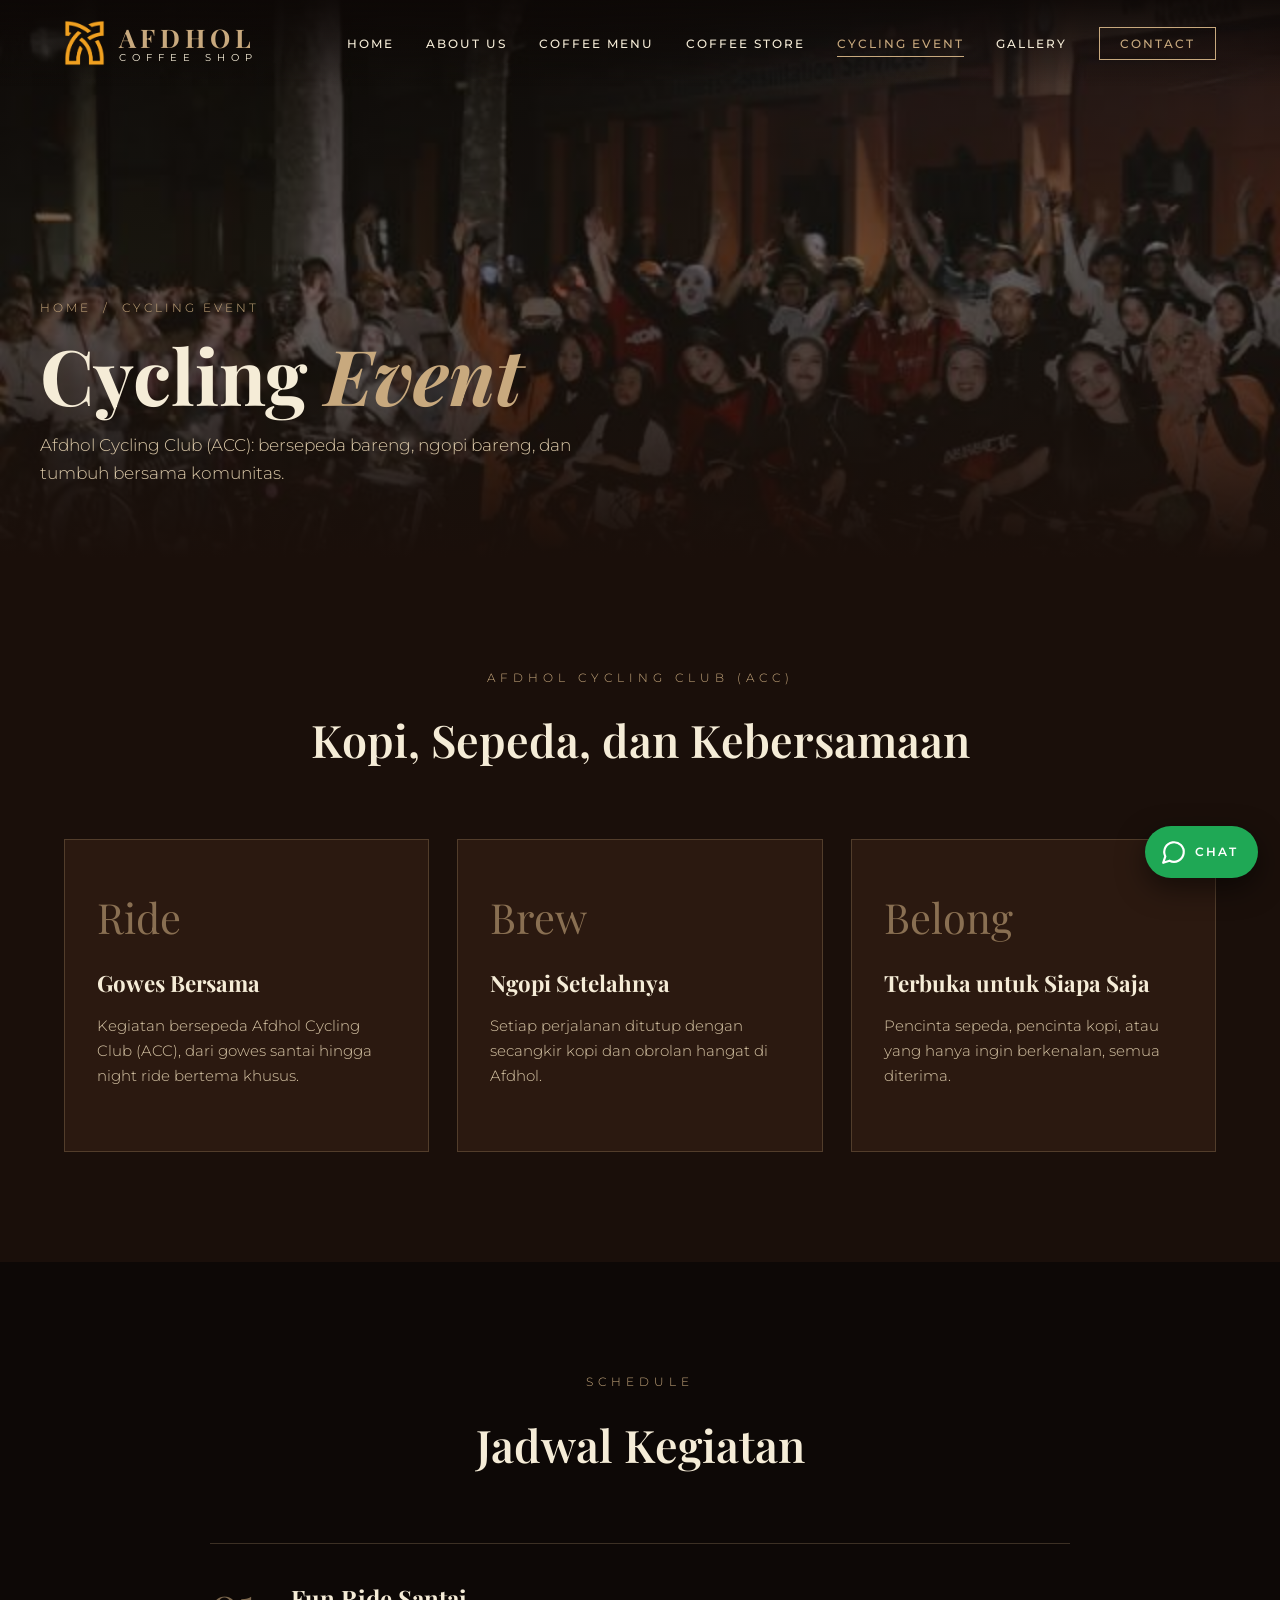
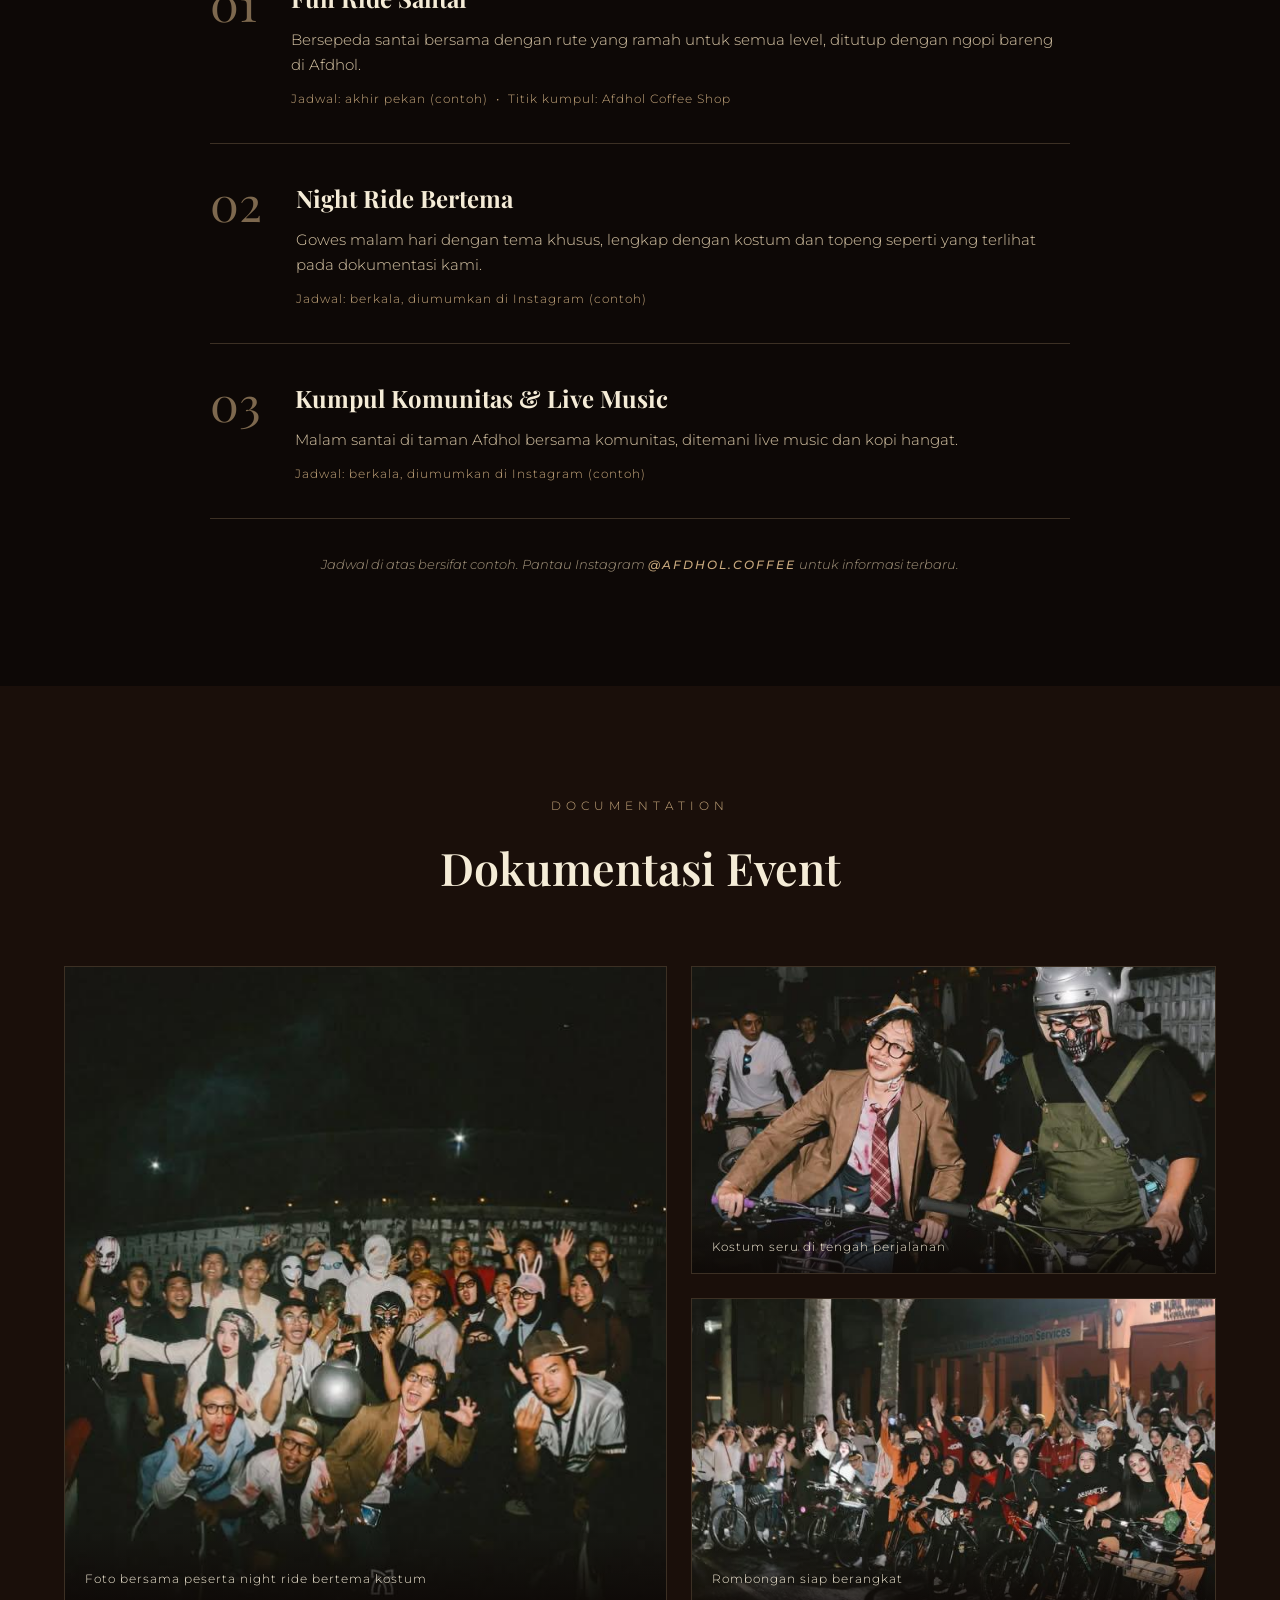
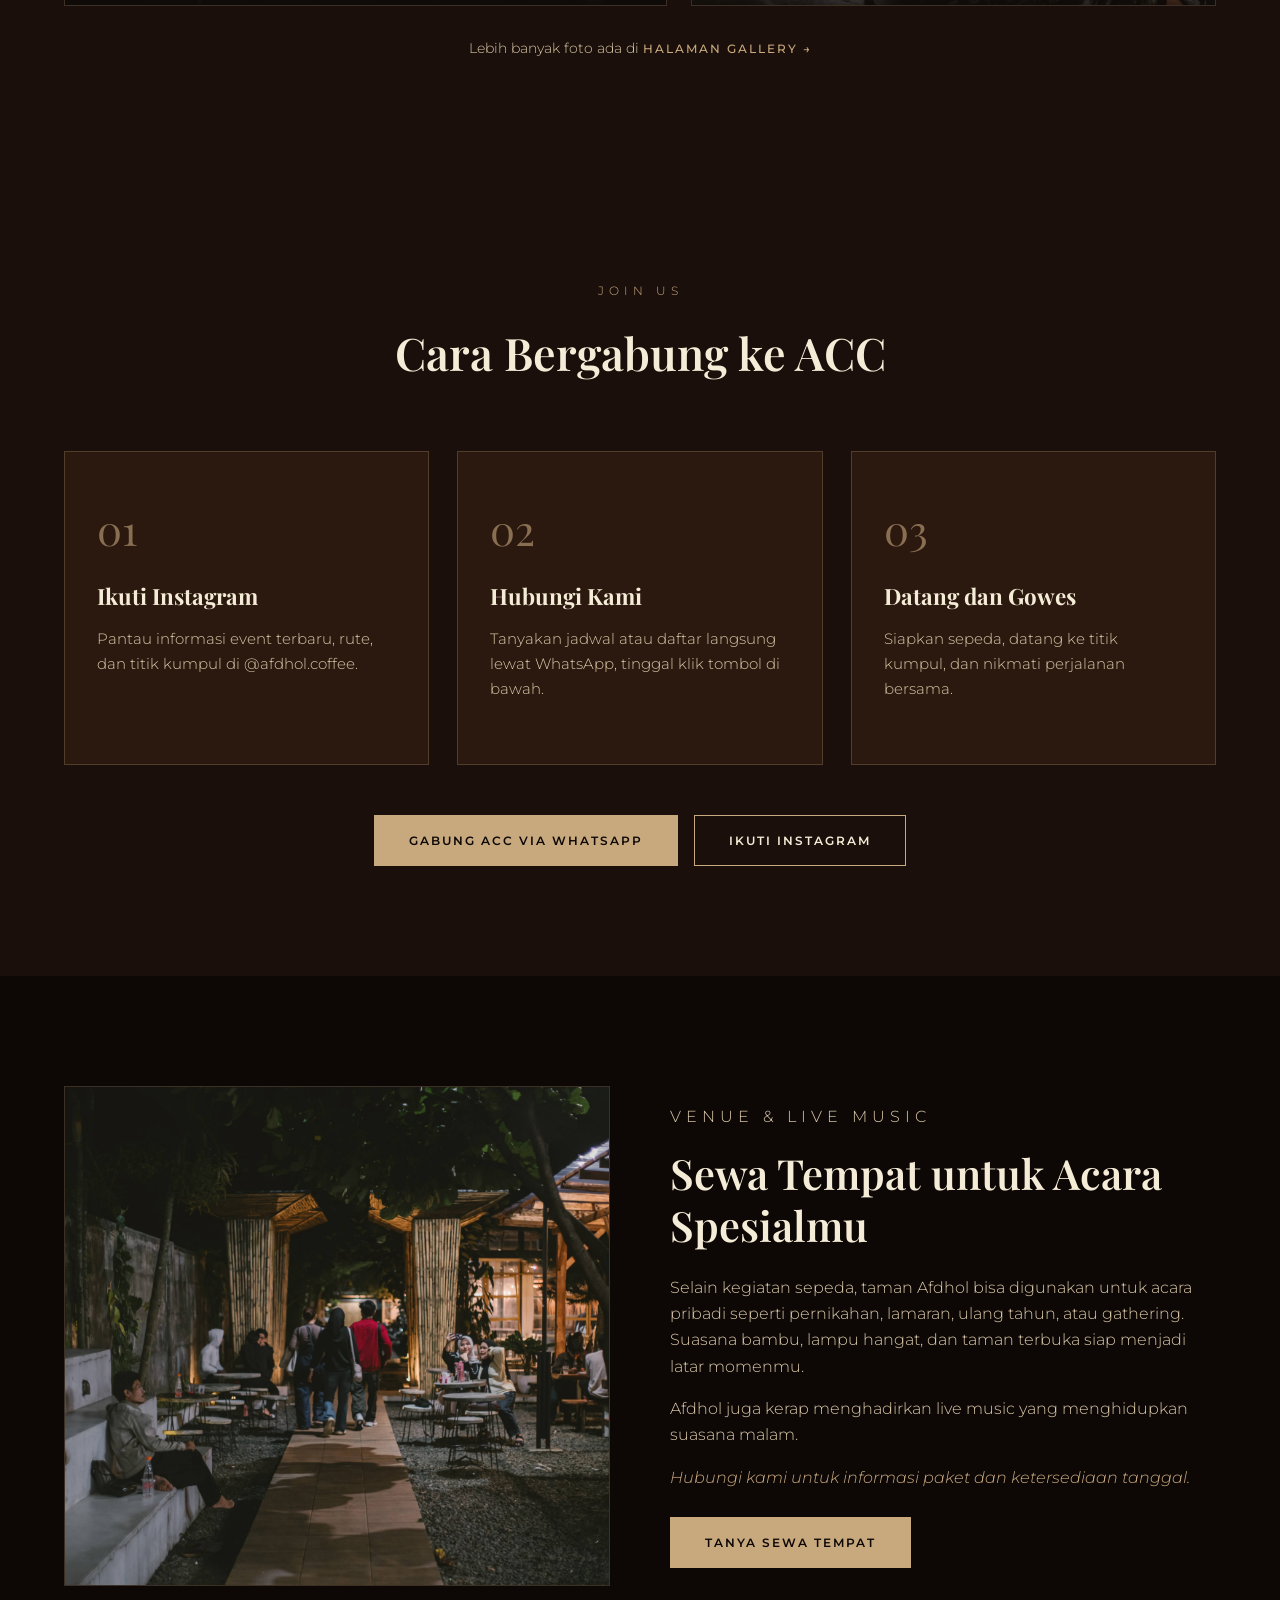
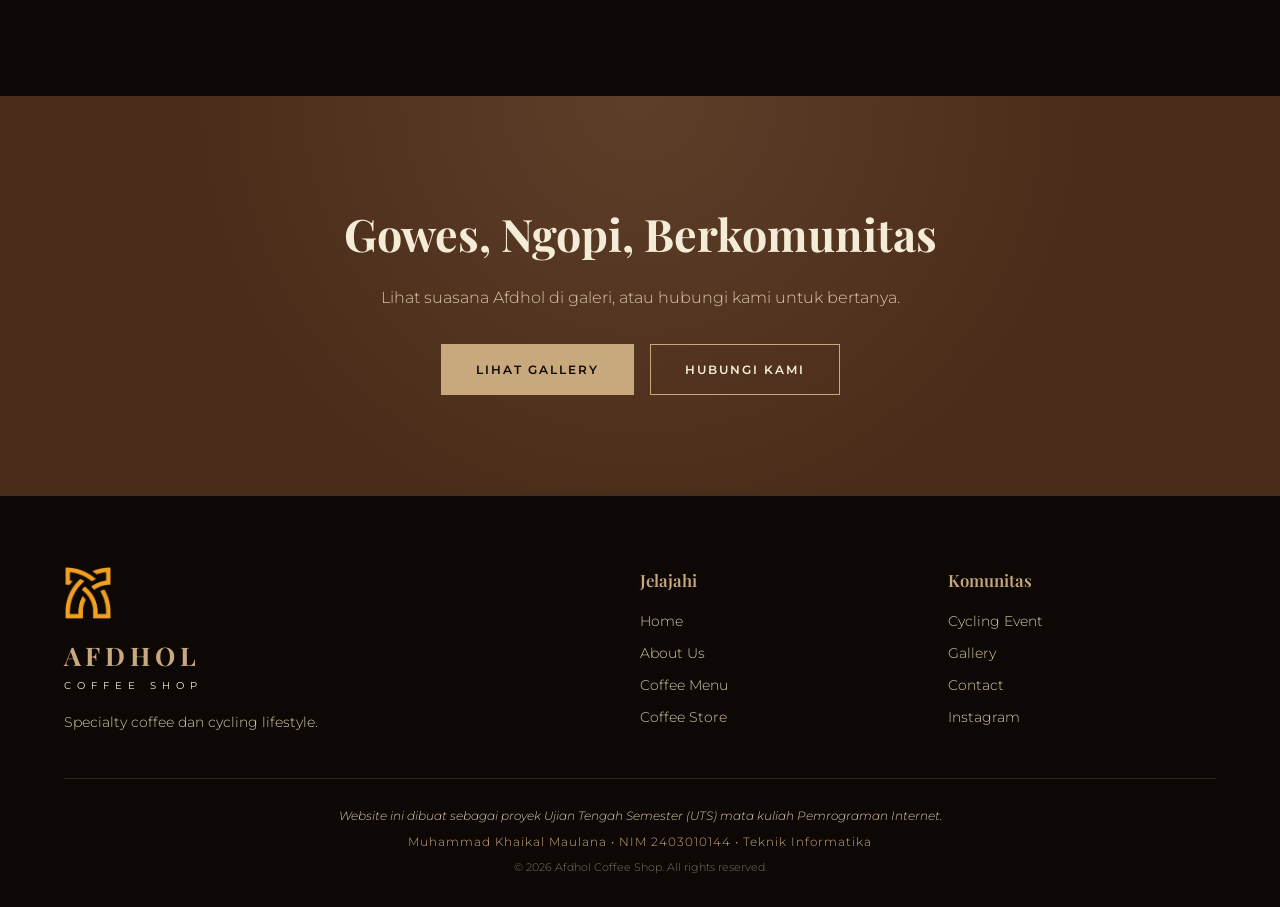
<file: event.html>
<!DOCTYPE html>
<html lang="id">
<head>
    <meta charset="UTF-8">
    <meta name="viewport" content="width=device-width, initial-scale=1.0">
    <meta name="description" content="Cycling Event Afdhol Coffee Shop: kegiatan sepeda Afdhol Cycling Club (ACC), live music, dan sewa tempat acara.">
    <title>Cycling Event | Afdhol Coffee Shop</title>
    <link rel="icon" type="image/png" href="assets/images/logo.png">
    <link rel="preconnect" href="https://fonts.googleapis.com">
    <link rel="preconnect" href="https://fonts.gstatic.com" crossorigin>
    <link href="https://fonts.googleapis.com/css2?family=Montserrat:wght@300;400;500;600&family=Playfair+Display:wght@400;600;700&display=swap" rel="stylesheet">
    <link rel="stylesheet" href="css/style.css">
</head>
<body id="khaikal_body">

    <!-- ===== HEADER / NAVBAR ===== -->
    <header id="khaikal_header">
        <nav class="khaikal_navbar">
            <a href="index.html" class="khaikal_logo_link">
                <img src="assets/images/logo.png" alt="Logo Afdhol Coffee Shop" class="khaikal_logo_img">
                <span class="khaikal_logo_wrap">
                    <span class="khaikal_logo_text">AFDHOL</span>
                    <span class="khaikal_logo_sub">COFFEE SHOP</span>
                </span>
            </a>

            <button id="khaikal_hamburger" class="khaikal_hamburger" aria-label="Buka menu" aria-expanded="false">
                <span class="khaikal_hamburger_line"></span>
                <span class="khaikal_hamburger_line"></span>
                <span class="khaikal_hamburger_line"></span>
            </button>

            <ul id="khaikal_nav_menu" class="khaikal_nav_menu">
                <li><a href="index.html" class="khaikal_nav_link">Home</a></li>
                <li><a href="about.html" class="khaikal_nav_link">About Us</a></li>
                <li><a href="menu.html" class="khaikal_nav_link">Coffee Menu</a></li>
                <li><a href="store.html" class="khaikal_nav_link">Coffee Store</a></li>
                <li><a href="event.html" class="khaikal_nav_link khaikal_active">Cycling Event</a></li>
                <li><a href="gallery.html" class="khaikal_nav_link">Gallery</a></li>
                <li><a href="contact.html" class="khaikal_nav_link khaikal_nav_cta">Contact</a></li>
            </ul>
        </nav>
    </header>

    <main>
        <!-- ===== PAGE HERO ===== -->
        <section id="khaikal_page_hero" class="khaikal_page_hero">
            <img src="assets/images/event/event_konvoi.jpeg" alt="Rombongan sepeda Afdhol Cycling Club di malam hari" class="khaikal_page_hero_img">
            <div class="khaikal_page_hero_overlay"></div>
            <div class="khaikal_page_hero_content">
                <p class="khaikal_breadcrumb"><a href="index.html">Home</a> &nbsp;/&nbsp; Cycling Event</p>
                <h1 class="khaikal_page_title">Cycling <span class="khaikal_gold_text">Event</span></h1>
                <p class="khaikal_page_subtitle">Afdhol Cycling Club (ACC): bersepeda bareng, ngopi bareng, dan tumbuh bersama komunitas.</p>
            </div>
        </section>

        <!-- ===== PENGENALAN KOMUNITAS ===== -->
        <section id="khaikal_event_intro" class="khaikal_section">
            <div class="khaikal_container">
                <p class="khaikal_section_eyebrow">Afdhol Cycling Club (ACC)</p>
                <h2 class="khaikal_section_title">Kopi, Sepeda, dan Kebersamaan</h2>

                <div class="khaikal_highlight_grid">
                    <article class="khaikal_highlight_card khaikal_reveal">
                        <span class="khaikal_highlight_number">Ride</span>
                        <h3>Gowes Bersama</h3>
                        <p>Kegiatan bersepeda Afdhol Cycling Club (ACC), dari gowes santai hingga night ride bertema khusus.</p>
                    </article>
                    <article class="khaikal_highlight_card khaikal_reveal">
                        <span class="khaikal_highlight_number">Brew</span>
                        <h3>Ngopi Setelahnya</h3>
                        <p>Setiap perjalanan ditutup dengan secangkir kopi dan obrolan hangat di Afdhol.</p>
                    </article>
                    <article class="khaikal_highlight_card khaikal_reveal">
                        <span class="khaikal_highlight_number">Belong</span>
                        <h3>Terbuka untuk Siapa Saja</h3>
                        <p>Pencinta sepeda, pencinta kopi, atau yang hanya ingin berkenalan, semua diterima.</p>
                    </article>
                </div>
            </div>
        </section>

        <!-- ===== JADWAL KEGIATAN ===== -->
        <section id="khaikal_event_schedule" class="khaikal_event_schedule">
            <div class="khaikal_container">
                <p class="khaikal_section_eyebrow">Schedule</p>
                <h2 class="khaikal_section_title">Jadwal Kegiatan</h2>

                <div class="khaikal_schedule_list">
                    <article class="khaikal_schedule_item khaikal_reveal">
                        <span class="khaikal_schedule_no">01</span>
                        <div class="khaikal_schedule_body">
                            <h3>Fun Ride Santai</h3>
                            <p>Bersepeda santai bersama dengan rute yang ramah untuk semua level, ditutup dengan ngopi bareng di Afdhol.</p>
                            <p class="khaikal_schedule_meta">Jadwal: akhir pekan (contoh) &nbsp;&bull;&nbsp; Titik kumpul: Afdhol Coffee Shop</p>
                        </div>
                    </article>

                    <article class="khaikal_schedule_item khaikal_reveal">
                        <span class="khaikal_schedule_no">02</span>
                        <div class="khaikal_schedule_body">
                            <h3>Night Ride Bertema</h3>
                            <p>Gowes malam hari dengan tema khusus, lengkap dengan kostum dan topeng seperti yang terlihat pada dokumentasi kami.</p>
                            <p class="khaikal_schedule_meta">Jadwal: berkala, diumumkan di Instagram (contoh)</p>
                        </div>
                    </article>

                    <article class="khaikal_schedule_item khaikal_reveal">
                        <span class="khaikal_schedule_no">03</span>
                        <div class="khaikal_schedule_body">
                            <h3>Kumpul Komunitas &amp; Live Music</h3>
                            <p>Malam santai di taman Afdhol bersama komunitas, ditemani live music dan kopi hangat.</p>
                            <p class="khaikal_schedule_meta">Jadwal: berkala, diumumkan di Instagram (contoh)</p>
                        </div>
                    </article>
                </div>

                <p class="khaikal_schedule_note">Jadwal di atas bersifat contoh. Pantau Instagram
                    <a href="https://www.instagram.com/afdhol.coffee/" target="_blank" rel="noopener" class="khaikal_card_link">@afdhol.coffee</a>
                    untuk informasi terbaru.</p>
            </div>
        </section>

        <!-- ===== DOKUMENTASI ===== -->
        <section id="khaikal_event_docs" class="khaikal_section">
            <div class="khaikal_container">
                <p class="khaikal_section_eyebrow">Documentation</p>
                <h2 class="khaikal_section_title">Dokumentasi Event</h2>

                <div class="khaikal_event_gallery">
                    <figure class="khaikal_event_photo khaikal_event_photo_big khaikal_reveal">
                        <img src="assets/images/event/event_kumpul.jpeg" alt="Foto bersama peserta event sepeda Afdhol dengan topeng dan kostum" loading="lazy">
                        <figcaption class="khaikal_atmo_caption">Foto bersama peserta night ride bertema kostum</figcaption>
                    </figure>
                    <figure class="khaikal_event_photo khaikal_reveal">
                        <img src="assets/images/event/event_kostum.jpeg" alt="Dua pesepeda berkostum pada event sepeda malam hari" loading="lazy">
                        <figcaption class="khaikal_atmo_caption">Kostum seru di tengah perjalanan</figcaption>
                    </figure>
                    <figure class="khaikal_event_photo khaikal_reveal">
                        <img src="assets/images/event/event_konvoi.jpeg" alt="Rombongan sepeda Afdhol Cycling Club berkumpul di malam hari" loading="lazy">
                        <figcaption class="khaikal_atmo_caption">Rombongan siap berangkat</figcaption>
                    </figure>
                </div>

                <p class="khaikal_docs_more">Lebih banyak foto ada di <a href="gallery.html" class="khaikal_card_link">halaman Gallery &rarr;</a></p>
            </div>
        </section>

        <!-- ===== CARA BERGABUNG ===== -->
        <section id="khaikal_event_join" class="khaikal_section khaikal_join_section">
            <div class="khaikal_container">
                <p class="khaikal_section_eyebrow">Join Us</p>
                <h2 class="khaikal_section_title">Cara Bergabung ke ACC</h2>

                <div class="khaikal_highlight_grid">
                    <article class="khaikal_highlight_card khaikal_reveal">
                        <span class="khaikal_highlight_number">01</span>
                        <h3>Ikuti Instagram</h3>
                        <p>Pantau informasi event terbaru, rute, dan titik kumpul di @afdhol.coffee.</p>
                    </article>
                    <article class="khaikal_highlight_card khaikal_reveal">
                        <span class="khaikal_highlight_number">02</span>
                        <h3>Hubungi Kami</h3>
                        <p>Tanyakan jadwal atau daftar langsung lewat WhatsApp, tinggal klik tombol di bawah.</p>
                    </article>
                    <article class="khaikal_highlight_card khaikal_reveal">
                        <span class="khaikal_highlight_number">03</span>
                        <h3>Datang dan Gowes</h3>
                        <p>Siapkan sepeda, datang ke titik kumpul, dan nikmati perjalanan bersama.</p>
                    </article>
                </div>

                <div class="khaikal_hero_buttons khaikal_join_buttons">
                    <a href="#" class="khaikal_btn khaikal_btn_primary khaikal_wa_link" data-wa="Halo Afdhol, saya ingin bergabung di Afdhol Cycling Club (ACC). Boleh minta info jadwal terbaru?">Gabung ACC via WhatsApp</a>
                    <a href="https://www.instagram.com/afdhol.coffee/" class="khaikal_btn khaikal_btn_outline" target="_blank" rel="noopener">Ikuti Instagram</a>
                </div>
            </div>
        </section>

        <!-- ===== SEWA TEMPAT & LIVE MUSIC ===== -->
        <section id="khaikal_event_venue" class="khaikal_event_venue">
            <div class="khaikal_container">
                <div class="khaikal_venue_grid">
                    <figure class="khaikal_venue_photo khaikal_reveal">
                        <img src="assets/images/cafe/suasana_taman_malam.jpg" alt="Taman Afdhol di malam hari, tempat acara dan live music" loading="lazy">
                    </figure>

                    <div class="khaikal_venue_text khaikal_reveal">
                        <p class="khaikal_section_eyebrow khaikal_left">Venue &amp; Live Music</p>
                        <h2 class="khaikal_story_title">Sewa Tempat untuk Acara Spesialmu</h2>
                        <p>Selain kegiatan sepeda, taman Afdhol bisa digunakan untuk acara pribadi seperti pernikahan, lamaran, ulang tahun, atau gathering. Suasana bambu, lampu hangat, dan taman terbuka siap menjadi latar momenmu.</p>
                        <p>Afdhol juga kerap menghadirkan live music yang menghidupkan suasana malam.</p>
                        <p class="khaikal_venue_note">Hubungi kami untuk informasi paket dan ketersediaan tanggal.</p>
                        <a href="#" class="khaikal_btn khaikal_btn_primary khaikal_wa_link" data-wa="Halo Afdhol, saya ingin bertanya tentang sewa tempat untuk acara. Boleh minta informasi paket dan ketersediaan tanggal?">Tanya Sewa Tempat</a>
                    </div>
                </div>
            </div>
        </section>

        <!-- ===== AJAKAN ===== -->
        <section id="khaikal_cta" class="khaikal_cta_band">
            <div class="khaikal_container">
                <h2 class="khaikal_cta_title">Gowes, Ngopi, Berkomunitas</h2>
                <p class="khaikal_cta_text">Lihat suasana Afdhol di galeri, atau hubungi kami untuk bertanya.</p>
                <div class="khaikal_hero_buttons">
                    <a href="gallery.html" class="khaikal_btn khaikal_btn_primary">Lihat Gallery</a>
                    <a href="contact.html" class="khaikal_btn khaikal_btn_outline">Hubungi Kami</a>
                </div>
            </div>
        </section>
    </main>

    <!-- ===== FOOTER ===== -->
    <footer id="khaikal_footer">
        <div class="khaikal_container">
            <div class="khaikal_footer_top">
                <div class="khaikal_footer_brand">
                    <img src="assets/images/logo.png" alt="Logo Afdhol Coffee Shop" class="khaikal_footer_logo">
                    <span class="khaikal_logo_text">AFDHOL</span>
                    <span class="khaikal_logo_sub">COFFEE SHOP</span>
                    <p>Specialty coffee dan cycling lifestyle.</p>
                </div>

                <div class="khaikal_footer_links">
                    <h4>Jelajahi</h4>
                    <a href="index.html">Home</a>
                    <a href="about.html">About Us</a>
                    <a href="menu.html">Coffee Menu</a>
                    <a href="store.html">Coffee Store</a>
                </div>

                <div class="khaikal_footer_links">
                    <h4>Komunitas</h4>
                    <a href="event.html">Cycling Event</a>
                    <a href="gallery.html">Gallery</a>
                    <a href="contact.html">Contact</a>
                    <a href="https://www.instagram.com/afdhol.coffee/" target="_blank" rel="noopener">Instagram</a>
                </div>
            </div>

            <div class="khaikal_footer_credit">
                <p class="khaikal_credit_main">Website ini dibuat sebagai proyek Ujian Tengah Semester (UTS) mata kuliah Pemrograman Internet.</p>
                <p class="khaikal_credit_detail">
                    Muhammad Khaikal Maulana &bull; NIM 2403010144 &bull; Teknik Informatika
                </p>
                <p class="khaikal_credit_copy">&copy; 2026 Afdhol Coffee Shop. All rights reserved.</p>
            </div>
        </div>
    </footer>

    <script src="js/script.js"></script>
</body>
</html>
</file>
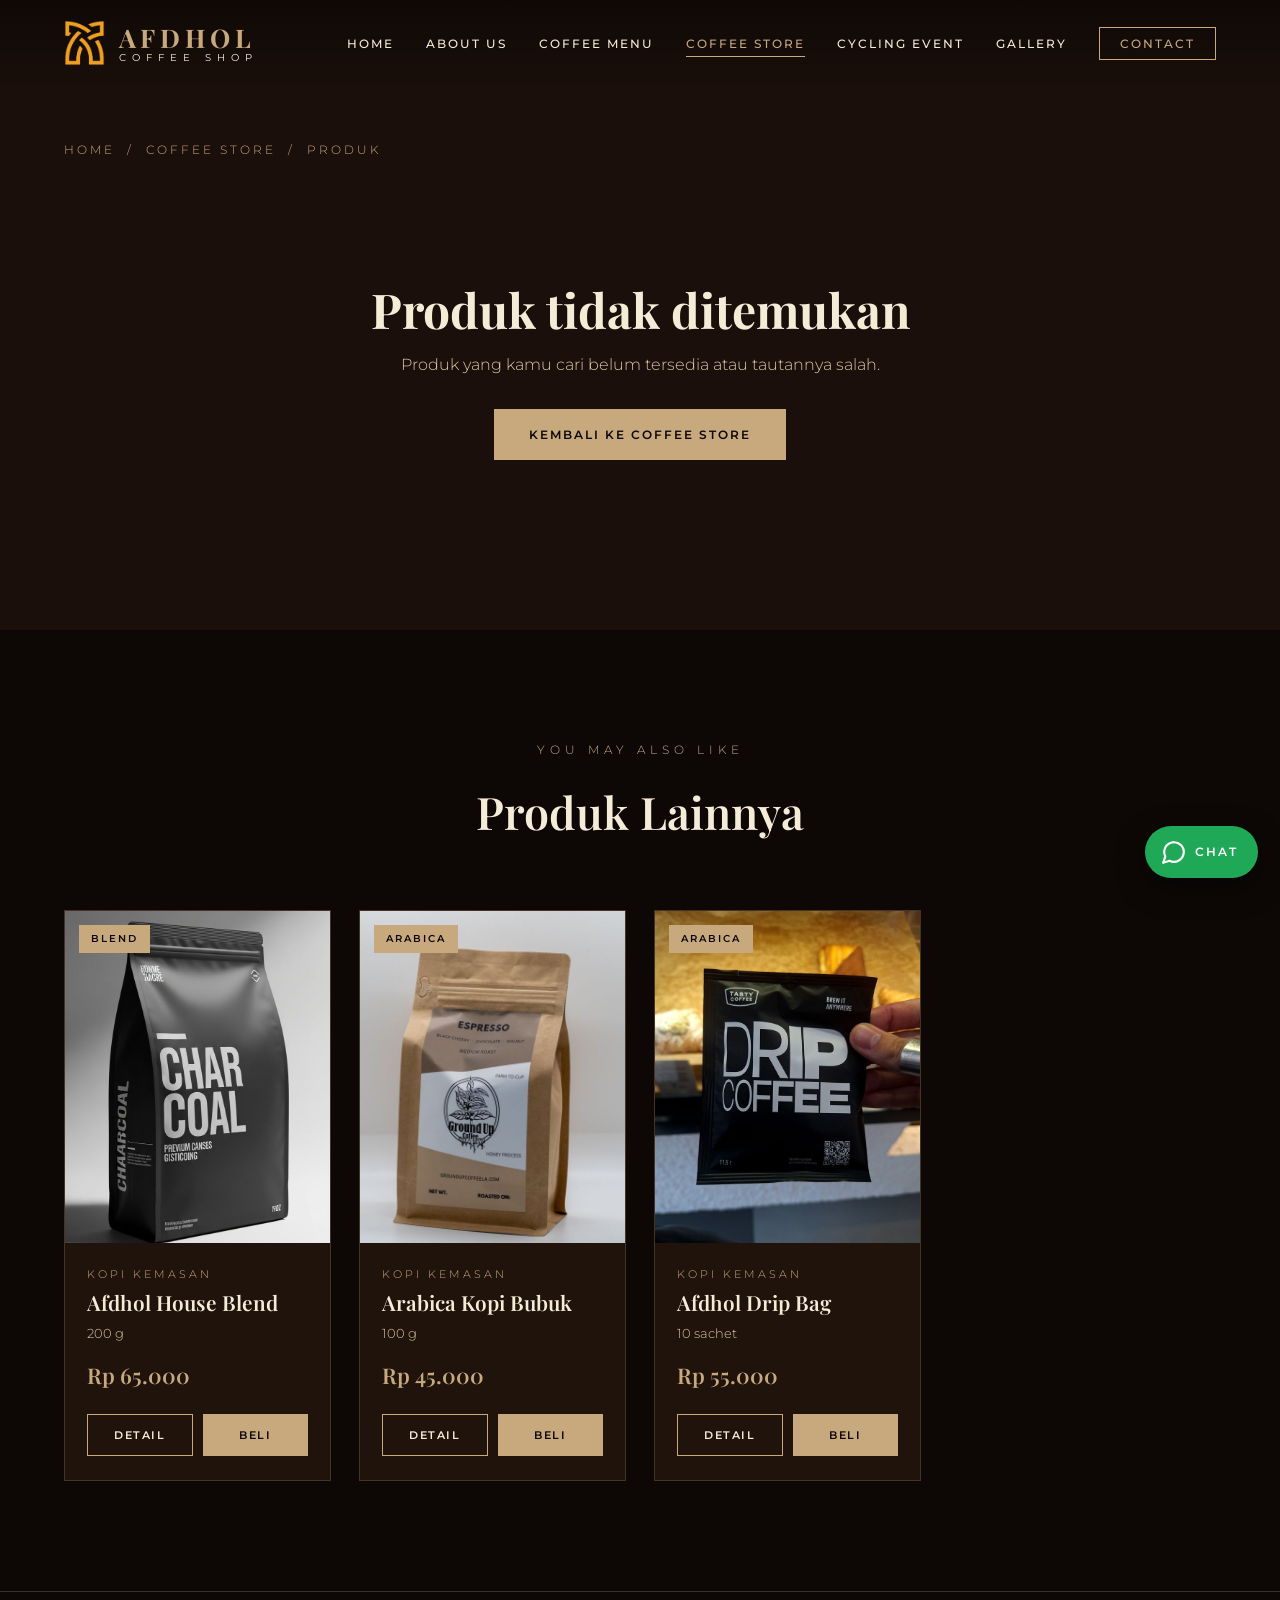
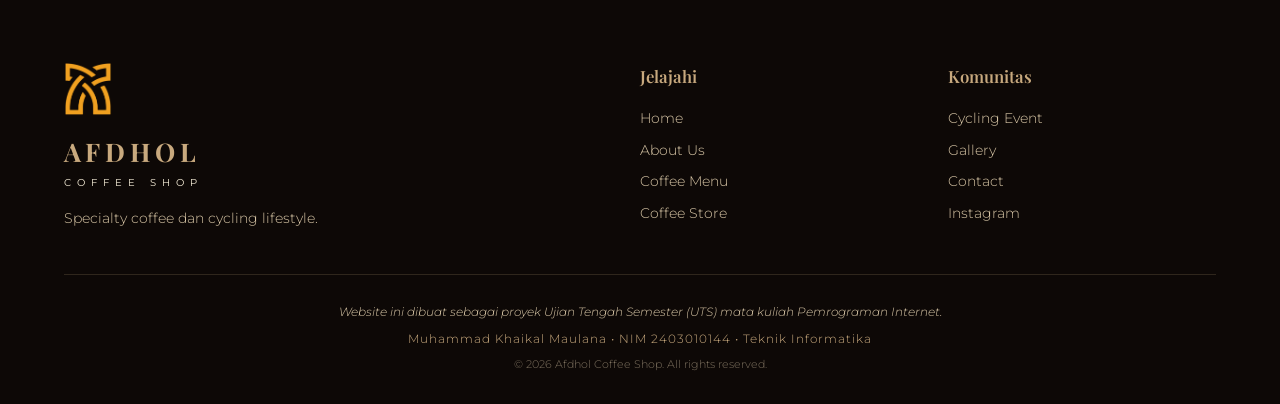
<file: product.html>
<!DOCTYPE html>
<html lang="id">
<head>
    <meta charset="UTF-8">
    <meta name="viewport" content="width=device-width, initial-scale=1.0">
    <meta name="description" content="Detail produk Afdhol Coffee Shop: foto, harga, berat, dan karakter rasa.">
    <title>Detail Produk | Afdhol Coffee Shop</title>
    <link rel="icon" type="image/png" href="assets/images/logo.png">
    <link rel="preconnect" href="https://fonts.googleapis.com">
    <link rel="preconnect" href="https://fonts.gstatic.com" crossorigin>
    <link href="https://fonts.googleapis.com/css2?family=Montserrat:wght@300;400;500;600&family=Playfair+Display:wght@400;600;700&display=swap" rel="stylesheet">
    <link rel="stylesheet" href="css/style.css">
</head>
<body id="khaikal_body">

    <!-- ===== HEADER / NAVBAR ===== -->
    <header id="khaikal_header">
        <nav class="khaikal_navbar">
            <a href="index.html" class="khaikal_logo_link">
                <img src="assets/images/logo.png" alt="Logo Afdhol Coffee Shop" class="khaikal_logo_img">
                <span class="khaikal_logo_wrap">
                    <span class="khaikal_logo_text">AFDHOL</span>
                    <span class="khaikal_logo_sub">COFFEE SHOP</span>
                </span>
            </a>

            <button id="khaikal_hamburger" class="khaikal_hamburger" aria-label="Buka menu" aria-expanded="false">
                <span class="khaikal_hamburger_line"></span>
                <span class="khaikal_hamburger_line"></span>
                <span class="khaikal_hamburger_line"></span>
            </button>

            <ul id="khaikal_nav_menu" class="khaikal_nav_menu">
                <li><a href="index.html" class="khaikal_nav_link">Home</a></li>
                <li><a href="about.html" class="khaikal_nav_link">About Us</a></li>
                <li><a href="menu.html" class="khaikal_nav_link">Coffee Menu</a></li>
                <li><a href="store.html" class="khaikal_nav_link khaikal_active">Coffee Store</a></li>
                <li><a href="event.html" class="khaikal_nav_link">Cycling Event</a></li>
                <li><a href="gallery.html" class="khaikal_nav_link">Gallery</a></li>
                <li><a href="contact.html" class="khaikal_nav_link khaikal_nav_cta">Contact</a></li>
            </ul>
        </nav>
    </header>

    <main>
        <!-- ===== DETAIL PRODUK ===== -->
        <section id="khaikal_product_detail" class="khaikal_detail_section">
            <div class="khaikal_container">
                <p class="khaikal_breadcrumb">
                    <a href="index.html">Home</a> &nbsp;/&nbsp;
                    <a href="store.html">Coffee Store</a> &nbsp;/&nbsp;
                    <span id="khaikal_crumb_name">Produk</span>
                </p>

                <!-- Isi dibuat otomatis oleh js/script.js -->
                <div id="khaikal_product_view"></div>
            </div>
        </section>

        <!-- ===== PRODUK LAINNYA ===== -->
        <section id="khaikal_related" class="khaikal_section khaikal_related_section">
            <div class="khaikal_container">
                <p class="khaikal_section_eyebrow">You May Also Like</p>
                <h2 class="khaikal_section_title">Produk Lainnya</h2>
                <div class="khaikal_product_grid" id="khaikal_related_grid"></div>
            </div>
        </section>
    </main>

    <!-- ===== FOOTER ===== -->
    <footer id="khaikal_footer">
        <div class="khaikal_container">
            <div class="khaikal_footer_top">
                <div class="khaikal_footer_brand">
                    <img src="assets/images/logo.png" alt="Logo Afdhol Coffee Shop" class="khaikal_footer_logo">
                    <span class="khaikal_logo_text">AFDHOL</span>
                    <span class="khaikal_logo_sub">COFFEE SHOP</span>
                    <p>Specialty coffee dan cycling lifestyle.</p>
                </div>

                <div class="khaikal_footer_links">
                    <h4>Jelajahi</h4>
                    <a href="index.html">Home</a>
                    <a href="about.html">About Us</a>
                    <a href="menu.html">Coffee Menu</a>
                    <a href="store.html">Coffee Store</a>
                </div>

                <div class="khaikal_footer_links">
                    <h4>Komunitas</h4>
                    <a href="event.html">Cycling Event</a>
                    <a href="gallery.html">Gallery</a>
                    <a href="contact.html">Contact</a>
                    <a href="https://www.instagram.com/afdhol.coffee/" target="_blank" rel="noopener">Instagram</a>
                </div>
            </div>

            <div class="khaikal_footer_credit">
                <p class="khaikal_credit_main">Website ini dibuat sebagai proyek Ujian Tengah Semester (UTS) mata kuliah Pemrograman Internet.</p>
                <p class="khaikal_credit_detail">
                    Muhammad Khaikal Maulana &bull; NIM 2403010144 &bull; Teknik Informatika
                </p>
                <p class="khaikal_credit_copy">&copy; 2026 Afdhol Coffee Shop. All rights reserved.</p>
            </div>
        </div>
    </footer>

    <script src="js/script.js"></script>
</body>
</html>
</file>
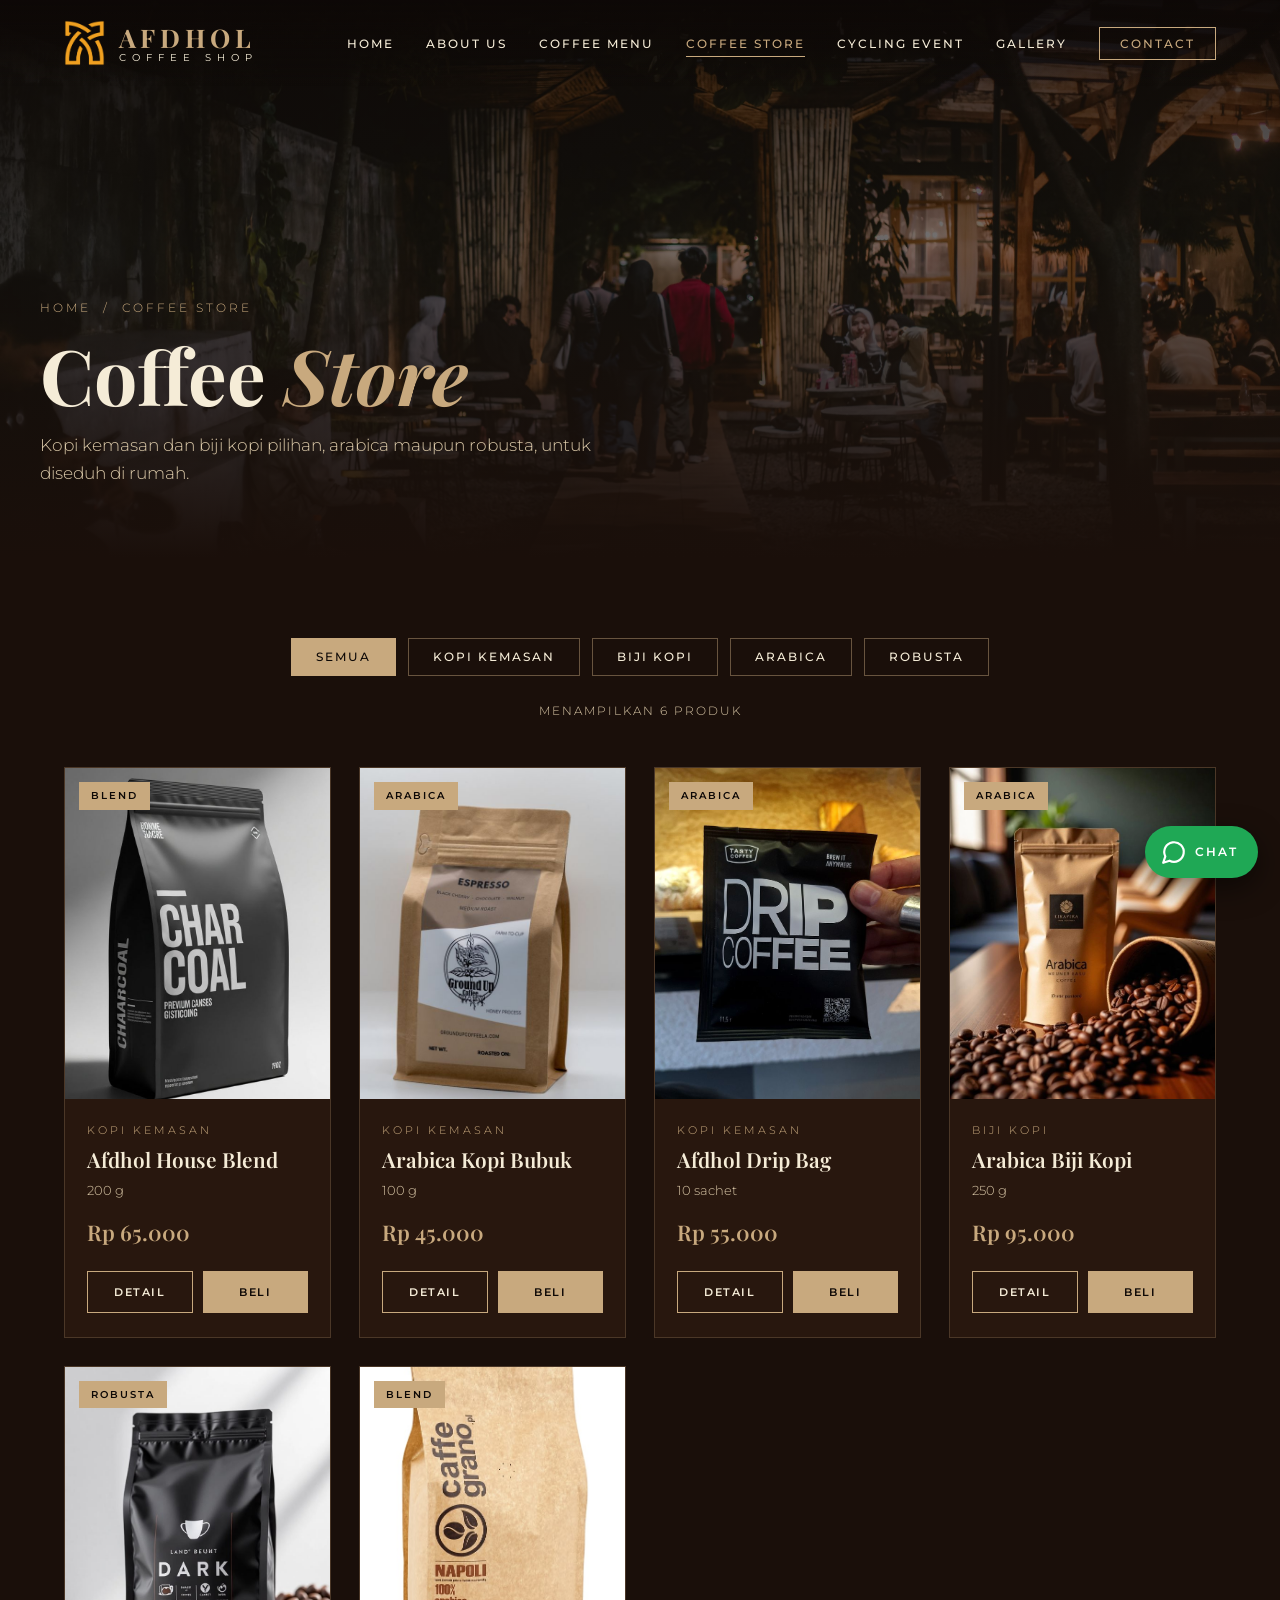
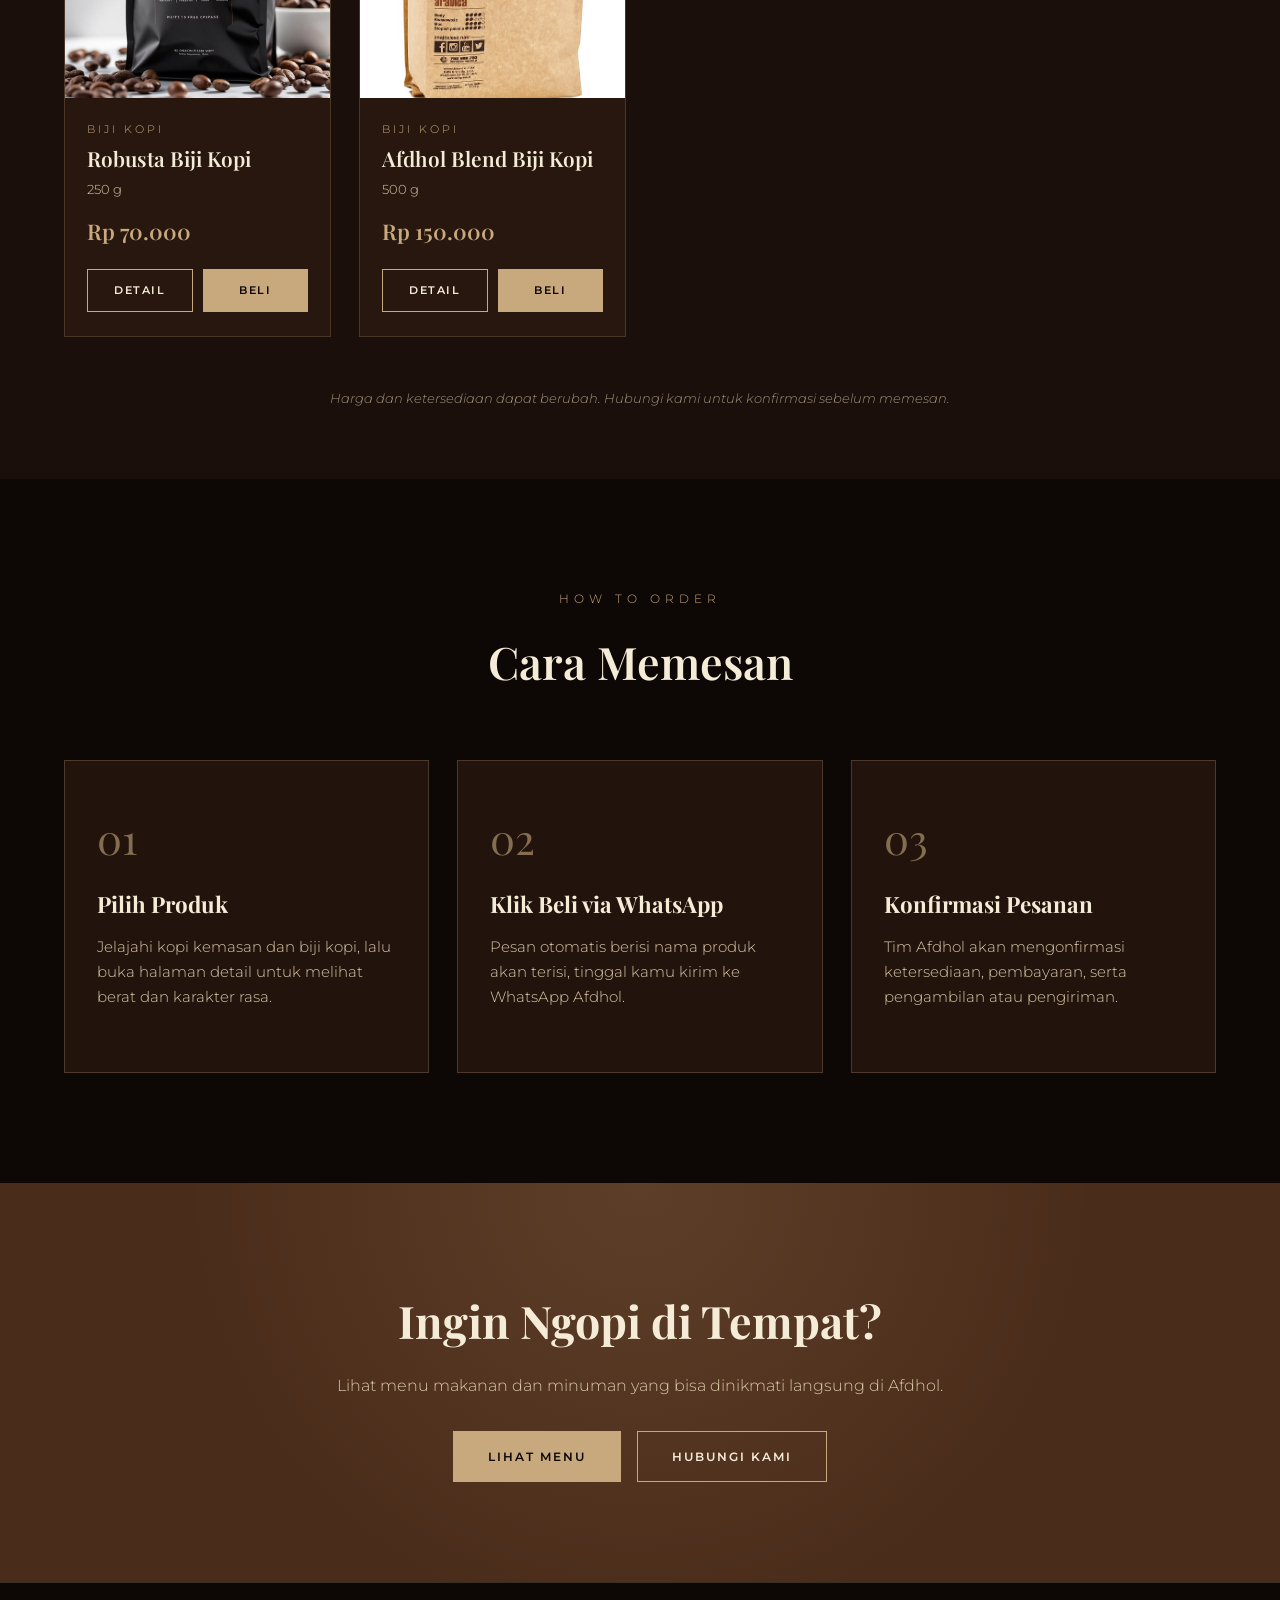
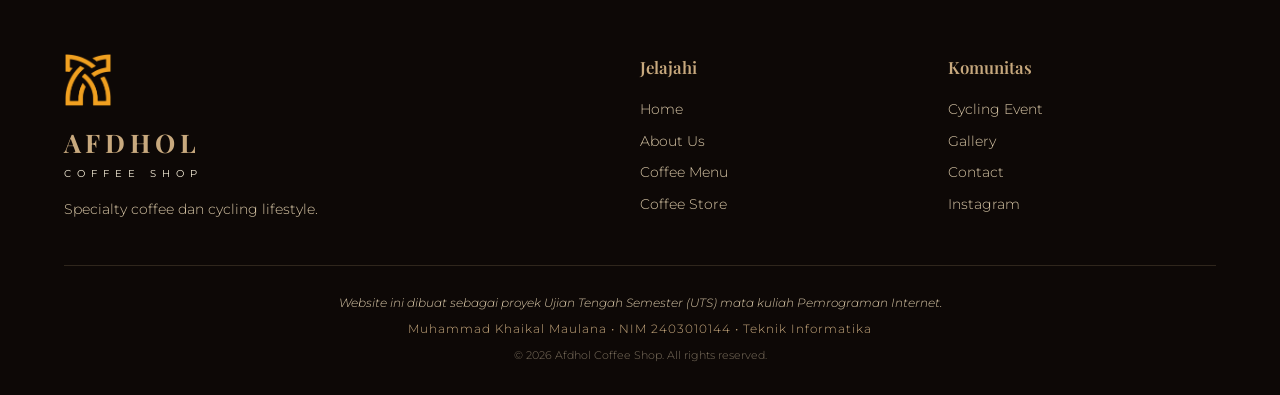
<file: store.html>
<!DOCTYPE html>
<html lang="id">
<head>
    <meta charset="UTF-8">
    <meta name="viewport" content="width=device-width, initial-scale=1.0">
    <meta name="description" content="Coffee Store Afdhol: kopi kemasan dan biji kopi arabica dan robusta pilihan.">
    <title>Coffee Store | Afdhol Coffee Shop</title>
    <link rel="icon" type="image/png" href="assets/images/logo.png">
    <link rel="preconnect" href="https://fonts.googleapis.com">
    <link rel="preconnect" href="https://fonts.gstatic.com" crossorigin>
    <link href="https://fonts.googleapis.com/css2?family=Montserrat:wght@300;400;500;600&family=Playfair+Display:wght@400;600;700&display=swap" rel="stylesheet">
    <link rel="stylesheet" href="css/style.css">
</head>
<body id="khaikal_body">

    <!-- ===== HEADER / NAVBAR ===== -->
    <header id="khaikal_header">
        <nav class="khaikal_navbar">
            <a href="index.html" class="khaikal_logo_link">
                <img src="assets/images/logo.png" alt="Logo Afdhol Coffee Shop" class="khaikal_logo_img">
                <span class="khaikal_logo_wrap">
                    <span class="khaikal_logo_text">AFDHOL</span>
                    <span class="khaikal_logo_sub">COFFEE SHOP</span>
                </span>
            </a>

            <button id="khaikal_hamburger" class="khaikal_hamburger" aria-label="Buka menu" aria-expanded="false">
                <span class="khaikal_hamburger_line"></span>
                <span class="khaikal_hamburger_line"></span>
                <span class="khaikal_hamburger_line"></span>
            </button>

            <ul id="khaikal_nav_menu" class="khaikal_nav_menu">
                <li><a href="index.html" class="khaikal_nav_link">Home</a></li>
                <li><a href="about.html" class="khaikal_nav_link">About Us</a></li>
                <li><a href="menu.html" class="khaikal_nav_link">Coffee Menu</a></li>
                <li><a href="store.html" class="khaikal_nav_link khaikal_active">Coffee Store</a></li>
                <li><a href="event.html" class="khaikal_nav_link">Cycling Event</a></li>
                <li><a href="gallery.html" class="khaikal_nav_link">Gallery</a></li>
                <li><a href="contact.html" class="khaikal_nav_link khaikal_nav_cta">Contact</a></li>
            </ul>
        </nav>
    </header>

    <main>
        <!-- ===== PAGE HERO ===== -->
        <section id="khaikal_page_hero" class="khaikal_page_hero">
            <img src="assets/images/cafe/suasana_taman_malam.jpg" alt="Suasana Afdhol Coffee Shop" class="khaikal_page_hero_img">
            <div class="khaikal_page_hero_overlay"></div>
            <div class="khaikal_page_hero_content">
                <p class="khaikal_breadcrumb"><a href="index.html">Home</a> &nbsp;/&nbsp; Coffee Store</p>
                <h1 class="khaikal_page_title">Coffee <span class="khaikal_gold_text">Store</span></h1>
                <p class="khaikal_page_subtitle">Kopi kemasan dan biji kopi pilihan, arabica maupun robusta, untuk diseduh di rumah.</p>
            </div>
        </section>

        <!-- ===== DAFTAR PRODUK ===== -->
        <section id="khaikal_store_section" class="khaikal_store_section">
            <div class="khaikal_container">

                <!-- Filter produk -->
                <div class="khaikal_store_filter_bar" id="khaikal_store_filter">
                    <button type="button" class="khaikal_filter_btn khaikal_filter_active" data-filter="all">Semua</button>
                    <button type="button" class="khaikal_filter_btn" data-filter="kemasan">Kopi Kemasan</button>
                    <button type="button" class="khaikal_filter_btn" data-filter="biji">Biji Kopi</button>
                    <button type="button" class="khaikal_filter_btn" data-filter="arabica">Arabica</button>
                    <button type="button" class="khaikal_filter_btn" data-filter="robusta">Robusta</button>
                </div>

                <p class="khaikal_store_count" id="khaikal_product_count"></p>

                <!-- Kartu produk dibuat otomatis oleh js/script.js -->
                <div class="khaikal_product_grid" id="khaikal_product_grid"></div>

                <p class="khaikal_store_note">Harga dan ketersediaan dapat berubah. Hubungi kami untuk konfirmasi sebelum memesan.</p>
            </div>
        </section>

        <!-- ===== CARA PEMESANAN ===== -->
        <section id="khaikal_order_steps" class="khaikal_section khaikal_order_steps">
            <div class="khaikal_container">
                <p class="khaikal_section_eyebrow">How To Order</p>
                <h2 class="khaikal_section_title">Cara Memesan</h2>

                <div class="khaikal_highlight_grid">
                    <article class="khaikal_highlight_card khaikal_reveal">
                        <span class="khaikal_highlight_number">01</span>
                        <h3>Pilih Produk</h3>
                        <p>Jelajahi kopi kemasan dan biji kopi, lalu buka halaman detail untuk melihat berat dan karakter rasa.</p>
                    </article>
                    <article class="khaikal_highlight_card khaikal_reveal">
                        <span class="khaikal_highlight_number">02</span>
                        <h3>Klik Beli via WhatsApp</h3>
                        <p>Pesan otomatis berisi nama produk akan terisi, tinggal kamu kirim ke WhatsApp Afdhol.</p>
                    </article>
                    <article class="khaikal_highlight_card khaikal_reveal">
                        <span class="khaikal_highlight_number">03</span>
                        <h3>Konfirmasi Pesanan</h3>
                        <p>Tim Afdhol akan mengonfirmasi ketersediaan, pembayaran, serta pengambilan atau pengiriman.</p>
                    </article>
                </div>
            </div>
        </section>

        <!-- ===== AJAKAN ===== -->
        <section id="khaikal_cta" class="khaikal_cta_band">
            <div class="khaikal_container">
                <h2 class="khaikal_cta_title">Ingin Ngopi di Tempat?</h2>
                <p class="khaikal_cta_text">Lihat menu makanan dan minuman yang bisa dinikmati langsung di Afdhol.</p>
                <div class="khaikal_hero_buttons">
                    <a href="menu.html" class="khaikal_btn khaikal_btn_primary">Lihat Menu</a>
                    <a href="contact.html" class="khaikal_btn khaikal_btn_outline">Hubungi Kami</a>
                </div>
            </div>
        </section>
    </main>

    <!-- ===== FOOTER ===== -->
    <footer id="khaikal_footer">
        <div class="khaikal_container">
            <div class="khaikal_footer_top">
                <div class="khaikal_footer_brand">
                    <img src="assets/images/logo.png" alt="Logo Afdhol Coffee Shop" class="khaikal_footer_logo">
                    <span class="khaikal_logo_text">AFDHOL</span>
                    <span class="khaikal_logo_sub">COFFEE SHOP</span>
                    <p>Specialty coffee dan cycling lifestyle.</p>
                </div>

                <div class="khaikal_footer_links">
                    <h4>Jelajahi</h4>
                    <a href="index.html">Home</a>
                    <a href="about.html">About Us</a>
                    <a href="menu.html">Coffee Menu</a>
                    <a href="store.html">Coffee Store</a>
                </div>

                <div class="khaikal_footer_links">
                    <h4>Komunitas</h4>
                    <a href="event.html">Cycling Event</a>
                    <a href="gallery.html">Gallery</a>
                    <a href="contact.html">Contact</a>
                    <a href="https://www.instagram.com/afdhol.coffee/" target="_blank" rel="noopener">Instagram</a>
                </div>
            </div>

            <div class="khaikal_footer_credit">
                <p class="khaikal_credit_main">Website ini dibuat sebagai proyek Ujian Tengah Semester (UTS) mata kuliah Pemrograman Internet.</p>
                <p class="khaikal_credit_detail">
                    Muhammad Khaikal Maulana &bull; NIM 2403010144 &bull; Teknik Informatika
                </p>
                <p class="khaikal_credit_copy">&copy; 2026 Afdhol Coffee Shop. All rights reserved.</p>
            </div>
        </div>
    </footer>

    <script src="js/script.js"></script>
</body>
</html>
</file>
<file: css/style.css>
/* =====================================================
   AFDHOL COFFEE SHOP - STYLE.CSS
   Tahap 2: Variabel, Navbar, Hero, Highlight, Footer
   ===================================================== */

/* ---------- VARIABEL WARNA & FONT ---------- */
:root {
    --khaikal_black: #0d0806;
    --khaikal_dark_brown: #1a0f0a;
    --khaikal_coffee: #4a2c1a;
    --khaikal_coffee_light: #6b4226;
    --khaikal_gold: #c8a97e;
    --khaikal_cream: #f5ecd7;
    --khaikal_beige: #d9c7a7;
    --khaikal_font_heading: 'Playfair Display', Georgia, serif;
    --khaikal_font_body: 'Montserrat', Arial, sans-serif;
}

/* ---------- RESET & DASAR ---------- */
* {
    margin: 0;
    padding: 0;
    box-sizing: border-box;
}

html {
    scroll-behavior: smooth;
}

#khaikal_body {
    background-color: var(--khaikal_dark_brown);
    color: var(--khaikal_cream);
    font-family: var(--khaikal_font_body);
    font-weight: 300;
    line-height: 1.7;
    overflow-x: hidden;
}

a {
    text-decoration: none;
    color: inherit;
}

ul {
    list-style: none;
}

.khaikal_container {
    width: 100%;
    max-width: 1200px;
    margin: 0 auto;
    padding: 0 24px;
}

.khaikal_gold_text {
    color: var(--khaikal_gold);
    font-style: italic;
}

/* ---------- HEADER & NAVBAR ---------- */
#khaikal_header {
    position: fixed;
    top: 0;
    left: 0;
    width: 100%;
    z-index: 1000;
    background: linear-gradient(to bottom, rgba(13, 8, 6, 0.85), rgba(13, 8, 6, 0));
    transition: background 0.4s ease, padding 0.4s ease, box-shadow 0.4s ease;
}

#khaikal_header.khaikal_scrolled {
    background: rgba(13, 8, 6, 0.96);
    box-shadow: 0 4px 24px rgba(0, 0, 0, 0.5);
}

.khaikal_navbar {
    max-width: 1200px;
    margin: 0 auto;
    padding: 20px 24px;
    display: flex;
    justify-content: space-between;
    align-items: center;
    transition: padding 0.4s ease;
}

#khaikal_header.khaikal_scrolled .khaikal_navbar {
    padding: 12px 24px;
}

.khaikal_logo_link {
    display: flex;
    flex-direction: column;
    line-height: 1.1;
}

.khaikal_logo_text {
    font-family: var(--khaikal_font_heading);
    font-size: 1.6rem;
    font-weight: 700;
    letter-spacing: 5px;
    color: var(--khaikal_gold);
}

.khaikal_logo_sub {
    font-size: 0.62rem;
    letter-spacing: 6px;
    color: var(--khaikal_cream);
    font-weight: 400;
}

.khaikal_nav_menu {
    display: flex;
    align-items: center;
    gap: 32px;
}

.khaikal_nav_link {
    font-size: 0.78rem;
    font-weight: 500;
    letter-spacing: 2px;
    text-transform: uppercase;
    color: var(--khaikal_cream);
    position: relative;
    padding: 6px 0;
    transition: color 0.3s ease;
}

.khaikal_nav_link::after {
    content: "";
    position: absolute;
    left: 0;
    bottom: 0;
    width: 0;
    height: 1px;
    background-color: var(--khaikal_gold);
    transition: width 0.3s ease;
}

.khaikal_nav_link:hover,
.khaikal_nav_link.khaikal_active {
    color: var(--khaikal_gold);
}

.khaikal_nav_link:hover::after,
.khaikal_nav_link.khaikal_active::after {
    width: 100%;
}

.khaikal_nav_cta {
    border: 1px solid var(--khaikal_gold);
    padding: 8px 20px;
    color: var(--khaikal_gold);
}

.khaikal_nav_cta::after {
    display: none;
}

.khaikal_nav_cta:hover {
    background-color: var(--khaikal_gold);
    color: var(--khaikal_black);
}

/* ---------- HAMBURGER ---------- */
.khaikal_hamburger {
    display: none;
    background: none;
    border: none;
    cursor: pointer;
    width: 32px;
    height: 24px;
    position: relative;
    z-index: 1100;
}

.khaikal_hamburger_line {
    position: absolute;
    left: 0;
    width: 100%;
    height: 2px;
    background-color: var(--khaikal_gold);
    transition: transform 0.3s ease, opacity 0.3s ease, top 0.3s ease;
}

.khaikal_hamburger_line:nth-child(1) { top: 2px; }
.khaikal_hamburger_line:nth-child(2) { top: 11px; }
.khaikal_hamburger_line:nth-child(3) { top: 20px; }

.khaikal_hamburger.khaikal_open .khaikal_hamburger_line:nth-child(1) {
    top: 11px;
    transform: rotate(45deg);
}

.khaikal_hamburger.khaikal_open .khaikal_hamburger_line:nth-child(2) {
    opacity: 0;
}

.khaikal_hamburger.khaikal_open .khaikal_hamburger_line:nth-child(3) {
    top: 11px;
    transform: rotate(-45deg);
}

/* ---------- HERO ---------- */
#khaikal_hero {
    position: relative;
    min-height: 100vh;
    display: flex;
    align-items: center;
    justify-content: center;
    text-align: center;
    padding: 120px 24px 80px;
    background:
        radial-gradient(circle at 70% 30%, rgba(200, 169, 126, 0.18), transparent 50%),
        linear-gradient(135deg, var(--khaikal_black) 0%, var(--khaikal_coffee) 100%);
    overflow: hidden;
}

.khaikal_hero_overlay {
    position: absolute;
    inset: 0;
    background: rgba(13, 8, 6, 0.55);
    z-index: 1;
}

.khaikal_hero_content {
    position: relative;
    z-index: 2;
    max-width: 820px;
}

.khaikal_hero_eyebrow {
    font-size: 0.78rem;
    letter-spacing: 5px;
    text-transform: uppercase;
    color: var(--khaikal_gold);
    margin-bottom: 20px;
}

.khaikal_hero_title {
    font-family: var(--khaikal_font_heading);
    font-size: clamp(2.8rem, 8vw, 5.5rem);
    font-weight: 700;
    line-height: 1.1;
    margin-bottom: 24px;
    color: var(--khaikal_cream);
}

.khaikal_hero_tagline {
    font-size: 1.05rem;
    color: var(--khaikal_beige);
    max-width: 600px;
    margin: 0 auto 40px;
}

.khaikal_hero_buttons {
    display: flex;
    gap: 16px;
    justify-content: center;
    flex-wrap: wrap;
}

/* ---------- TOMBOL ---------- */
.khaikal_btn {
    display: inline-block;
    padding: 14px 34px;
    font-size: 0.78rem;
    font-weight: 600;
    letter-spacing: 2px;
    text-transform: uppercase;
    border: 1px solid var(--khaikal_gold);
    cursor: pointer;
    transition: all 0.3s ease;
}

.khaikal_btn_primary {
    background-color: var(--khaikal_gold);
    color: var(--khaikal_black);
}

.khaikal_btn_primary:hover {
    background-color: transparent;
    color: var(--khaikal_gold);
}

.khaikal_btn_outline {
    background-color: transparent;
    color: var(--khaikal_cream);
}

.khaikal_btn_outline:hover {
    background-color: var(--khaikal_gold);
    color: var(--khaikal_black);
}

/* ---------- SCROLL INDICATOR ---------- */
.khaikal_scroll_down {
    position: absolute;
    bottom: 30px;
    left: 50%;
    transform: translateX(-50%);
    z-index: 2;
    display: flex;
    flex-direction: column;
    align-items: center;
    gap: 8px;
}

.khaikal_scroll_text {
    font-size: 0.65rem;
    letter-spacing: 3px;
    text-transform: uppercase;
    color: var(--khaikal_gold);
}

.khaikal_scroll_line {
    width: 1px;
    height: 40px;
    background: linear-gradient(to bottom, var(--khaikal_gold), transparent);
    animation: khaikal_scroll_pulse 2s ease-in-out infinite;
}

@keyframes khaikal_scroll_pulse {
    0%, 100% { opacity: 0.3; transform: scaleY(0.6); transform-origin: top; }
    50% { opacity: 1; transform: scaleY(1); transform-origin: top; }
}

/* ---------- SECTION UMUM ---------- */
.khaikal_section {
    padding: 110px 0;
    background-color: var(--khaikal_dark_brown);
}

.khaikal_section_eyebrow {
    text-align: center;
    font-size: 0.75rem;
    letter-spacing: 5px;
    text-transform: uppercase;
    color: var(--khaikal_gold);
    margin-bottom: 14px;
}

.khaikal_section_title {
    text-align: center;
    font-family: var(--khaikal_font_heading);
    font-size: clamp(1.8rem, 4vw, 2.8rem);
    font-weight: 600;
    margin-bottom: 60px;
}

/* ---------- HIGHLIGHT CARDS ---------- */
.khaikal_highlight_grid {
    display: grid;
    grid-template-columns: repeat(3, 1fr);
    gap: 28px;
}

.khaikal_highlight_card {
    background-color: rgba(74, 44, 26, 0.35);
    border: 1px solid rgba(200, 169, 126, 0.25);
    padding: 42px 32px;
    transition: transform 0.4s ease, border-color 0.4s ease, background-color 0.4s ease;
}

.khaikal_highlight_card:hover {
    transform: translateY(-8px);
    border-color: var(--khaikal_gold);
    background-color: rgba(74, 44, 26, 0.6);
}

.khaikal_highlight_number {
    display: block;
    font-family: var(--khaikal_font_heading);
    font-size: 2.6rem;
    color: var(--khaikal_gold);
    opacity: 0.6;
    margin-bottom: 12px;
}

.khaikal_highlight_card h3 {
    font-family: var(--khaikal_font_heading);
    font-size: 1.4rem;
    margin-bottom: 12px;
}

.khaikal_highlight_card p {
    color: var(--khaikal_beige);
    font-size: 0.92rem;
    margin-bottom: 20px;
}

.khaikal_card_link {
    font-size: 0.78rem;
    letter-spacing: 2px;
    text-transform: uppercase;
    color: var(--khaikal_gold);
    font-weight: 500;
}

.khaikal_card_link:hover {
    color: var(--khaikal_cream);
}

/* ---------- ANIMASI SCROLL (REVEAL) ---------- */
.khaikal_reveal {
    opacity: 0;
    transform: translateY(40px);
    transition: opacity 0.8s ease, transform 0.8s ease;
}

.khaikal_reveal.khaikal_visible {
    opacity: 1;
    transform: translateY(0);
}

/* ---------- FOOTER ---------- */
#khaikal_footer {
    background-color: var(--khaikal_black);
    border-top: 1px solid rgba(200, 169, 126, 0.25);
    padding: 70px 0 30px;
}

.khaikal_footer_top {
    display: grid;
    grid-template-columns: 2fr 1fr 1fr;
    gap: 40px;
    padding-bottom: 40px;
}

.khaikal_footer_brand {
    display: flex;
    flex-direction: column;
}

.khaikal_footer_brand p {
    margin-top: 16px;
    color: var(--khaikal_beige);
    font-size: 0.9rem;
}

.khaikal_footer_links h4 {
    font-family: var(--khaikal_font_heading);
    color: var(--khaikal_gold);
    font-size: 1.05rem;
    margin-bottom: 16px;
    font-weight: 600;
}

.khaikal_footer_links a {
    display: block;
    font-size: 0.88rem;
    color: var(--khaikal_beige);
    margin-bottom: 8px;
    transition: color 0.3s ease, padding-left 0.3s ease;
}

.khaikal_footer_links a:hover {
    color: var(--khaikal_gold);
    padding-left: 6px;
}

/* Identitas pembuat: rapi, kecil, tidak mengganggu brand */
.khaikal_footer_credit {
    border-top: 1px solid rgba(200, 169, 126, 0.18);
    padding-top: 26px;
    text-align: center;
}

.khaikal_credit_main {
    font-size: 0.78rem;
    color: var(--khaikal_beige);
    font-style: italic;
    margin-bottom: 6px;
}

.khaikal_credit_detail {
    font-size: 0.74rem;
    letter-spacing: 1px;
    color: var(--khaikal_gold);
    margin-bottom: 6px;
}

.khaikal_credit_copy {
    font-size: 0.7rem;
    color: rgba(217, 199, 167, 0.55);
}

/* ---------- RESPONSIVE: TABLET & HP ---------- */
@media (max-width: 992px) {
    .khaikal_highlight_grid {
        grid-template-columns: 1fr;
    }

    .khaikal_footer_top {
        grid-template-columns: 1fr 1fr;
    }

    .khaikal_footer_brand {
        grid-column: 1 / -1;
    }

    .khaikal_hamburger {
        display: block;
    }

    .khaikal_nav_menu {
        position: fixed;
        top: 0;
        right: -100%;
        width: min(320px, 80vw);
        height: 100vh;
        background-color: var(--khaikal_black);
        flex-direction: column;
        justify-content: center;
        gap: 28px;
        box-shadow: -10px 0 40px rgba(0, 0, 0, 0.6);
        transition: right 0.4s ease;
        z-index: 1050;
    }

    .khaikal_nav_menu.khaikal_open {
        right: 0;
    }

    .khaikal_nav_link {
        font-size: 0.9rem;
    }
}

@media (max-width: 576px) {
    .khaikal_section {
        padding: 80px 0;
    }

    .khaikal_footer_top {
        grid-template-columns: 1fr;
    }

    .khaikal_btn {
        width: 100%;
        text-align: center;
    }

    .khaikal_hero_buttons {
        flex-direction: column;
    }
}
/* =====================================================
   TAHAP 2B: LOGO (tempel di paling bawah file)
   ===================================================== */

/* Logo di navbar: lambang di kiri, teks di kanan */
.khaikal_logo_link {
    flex-direction: row;
    align-items: center;
    gap: 14px;
}

.khaikal_logo_img {
    height: 46px;
    width: auto;
    display: block;
    transition: height 0.4s ease, transform 0.4s ease;
}

#khaikal_header.khaikal_scrolled .khaikal_logo_img {
    height: 38px;
}

.khaikal_logo_link:hover .khaikal_logo_img {
    transform: scale(1.06);
}

.khaikal_logo_wrap {
    display: flex;
    flex-direction: column;
    line-height: 1.1;
}

/* Logo besar di hero, di atas headline */
.khaikal_hero_logo {
    display: block;
    height: 96px;
    width: auto;
    margin: 0 auto 26px;
    filter: drop-shadow(0 6px 24px rgba(240, 160, 32, 0.35));
}

/* Logo di footer */
.khaikal_footer_logo {
    height: 54px;
    width: auto;
    margin-bottom: 14px;
    align-self: flex-start;
}

@media (max-width: 576px) {
    .khaikal_logo_img {
        height: 38px;
    }

    .khaikal_hero_logo {
        height: 76px;
    }
}

/* =====================================================
   TAHAP 3: VIDEO BACKGROUND HERO (tempel di paling bawah)
   ===================================================== */

.khaikal_hero_video {
    position: absolute;
    top: 0;
    left: 0;
    width: 100%;
    height: 100%;
    object-fit: cover;
    z-index: 0;
}

/* Overlay gelap bergradasi: gelap di atas (agar navbar jelas)
   dan di bawah (agar transisi ke section berikutnya halus) */
.khaikal_hero_overlay {
    background: linear-gradient(
        to bottom,
        rgba(13, 8, 6, 0.78) 0%,
        rgba(13, 8, 6, 0.50) 40%,
        rgba(13, 8, 6, 0.88) 100%
    );
}

/* Bayangan tipis agar teks tetap terbaca di atas video yang terang */
.khaikal_hero_title,
.khaikal_hero_tagline,
.khaikal_hero_eyebrow {
    text-shadow: 0 2px 18px rgba(0, 0, 0, 0.55);
}
/* =====================================================
   TAHAP 4: SECTION ATMOSPHERE (tempel di paling bawah)
   ===================================================== */

.khaikal_atmosphere {
    padding: 110px 0;
    background-color: var(--khaikal_black);
}

.khaikal_atmo_grid {
    display: grid;
    grid-template-columns: 1.3fr 1fr;
    gap: 28px;
    align-items: stretch;
}

.khaikal_atmo_side {
    display: flex;
    flex-direction: column;
    gap: 28px;
}

.khaikal_atmo_text {
    padding: 8px 0;
}

.khaikal_atmo_eyebrow {
    font-size: 0.75rem;
    letter-spacing: 5px;
    text-transform: uppercase;
    color: var(--khaikal_gold);
    margin-bottom: 14px;
}

.khaikal_atmo_title {
    font-family: var(--khaikal_font_heading);
    font-size: clamp(1.6rem, 3vw, 2.3rem);
    font-weight: 600;
    line-height: 1.25;
    margin-bottom: 16px;
}

.khaikal_atmo_desc {
    color: var(--khaikal_beige);
    font-size: 0.95rem;
}

.khaikal_atmo_photo {
    position: relative;
    overflow: hidden;
    border: 1px solid rgba(200, 169, 126, 0.25);
    background-color: var(--khaikal_dark_brown);
}

.khaikal_atmo_photo img {
    width: 100%;
    height: 100%;
    object-fit: cover;
    display: block;
    transition: transform 0.9s ease;
}

.khaikal_atmo_photo:hover img {
    transform: scale(1.05);
}

.khaikal_atmo_photo_main {
    min-height: 540px;
}

.khaikal_atmo_photo_side {
    flex: 1;
    min-height: 260px;
}

.khaikal_atmo_caption {
    position: absolute;
    left: 0;
    right: 0;
    bottom: 0;
    padding: 40px 20px 16px;
    font-size: 0.78rem;
    letter-spacing: 1px;
    color: var(--khaikal_cream);
    background: linear-gradient(to top, rgba(13, 8, 6, 0.85), rgba(13, 8, 6, 0));
}

@media (max-width: 992px) {
    .khaikal_atmo_grid {
        grid-template-columns: 1fr;
    }

    .khaikal_atmo_photo_main {
        min-height: 360px;
    }

    .khaikal_atmo_photo_side {
        min-height: 300px;
    }
}

@media (max-width: 576px) {
    .khaikal_atmosphere {
        padding: 80px 0;
    }

    .khaikal_atmo_photo_main {
        min-height: 280px;
    }
}
/* =====================================================
   TAHAP 5: HALAMAN ABOUT US (tempel di paling bawah)
   ===================================================== */

/* ---------- Header halaman (dipakai ulang di halaman lain) ---------- */
.khaikal_page_hero {
    position: relative;
    min-height: 62vh;
    display: flex;
    align-items: flex-end;
    padding: 150px 24px 70px;
    overflow: hidden;
    background-color: var(--khaikal_black);
}

.khaikal_page_hero_img {
    position: absolute;
    top: 0;
    left: 0;
    width: 100%;
    height: 100%;
    object-fit: cover;
    object-position: center 40%;
}

.khaikal_page_hero_overlay {
    position: absolute;
    inset: 0;
    background: linear-gradient(
        to bottom,
        rgba(13, 8, 6, 0.85) 0%,
        rgba(13, 8, 6, 0.55) 45%,
        rgba(26, 15, 10, 1) 100%
    );
}

.khaikal_page_hero_content {
    position: relative;
    z-index: 2;
    width: 100%;
    max-width: 1200px;
    margin: 0 auto;
}

.khaikal_breadcrumb {
    font-size: 0.74rem;
    letter-spacing: 3px;
    text-transform: uppercase;
    color: var(--khaikal_gold);
    margin-bottom: 14px;
}

.khaikal_breadcrumb a:hover {
    color: var(--khaikal_cream);
}

.khaikal_page_title {
    font-family: var(--khaikal_font_heading);
    font-size: clamp(2.6rem, 7vw, 4.8rem);
    font-weight: 700;
    line-height: 1.1;
    margin-bottom: 14px;
}

.khaikal_page_subtitle {
    font-size: 1.05rem;
    color: var(--khaikal_beige);
    max-width: 560px;
}

/* ---------- Cerita ---------- */
.khaikal_about_story {
    padding: 110px 0;
    background-color: var(--khaikal_dark_brown);
}

.khaikal_story_grid {
    display: grid;
    grid-template-columns: 1.1fr 1fr;
    gap: 60px;
    align-items: center;
}

.khaikal_section_eyebrow.khaikal_left {
    text-align: left;
}

.khaikal_story_title {
    font-family: var(--khaikal_font_heading);
    font-size: clamp(1.8rem, 3.5vw, 2.6rem);
    font-weight: 600;
    line-height: 1.25;
    margin-bottom: 24px;
}

.khaikal_story_text p {
    color: var(--khaikal_beige);
    margin-bottom: 16px;
    font-size: 0.97rem;
}

.khaikal_story_photo {
    position: relative;
    overflow: hidden;
    margin: 0;
    min-height: 520px;
    border: 1px solid rgba(200, 169, 126, 0.25);
}

.khaikal_story_photo img {
    position: absolute;
    top: 0;
    left: 0;
    width: 100%;
    height: 100%;
    object-fit: cover;
    display: block;
    transition: transform 0.9s ease;
}

.khaikal_story_photo:hover img {
    transform: scale(1.05);
}

/* ---------- Apa yang kami hadirkan ---------- */
.khaikal_about_offer {
    padding: 110px 0;
    background-color: var(--khaikal_black);
}

.khaikal_offer_grid {
    display: grid;
    grid-template-columns: repeat(auto-fit, minmax(230px, 1fr));
    gap: 24px;
}

.khaikal_offer_item {
    padding: 28px 24px;
    border-top: 2px solid var(--khaikal_gold);
    background-color: rgba(74, 44, 26, 0.25);
}

.khaikal_offer_item h3 {
    font-family: var(--khaikal_font_heading);
    font-size: 1.2rem;
    margin-bottom: 10px;
    color: var(--khaikal_cream);
}

.khaikal_offer_item p {
    color: var(--khaikal_beige);
    font-size: 0.9rem;
}

/* ---------- Kartu identitas pembuat ---------- */
.khaikal_maker_section {
    padding: 90px 0;
}

.khaikal_maker_card {
    max-width: 620px;
    margin: 0 auto;
    padding: 36px 34px;
    text-align: center;
    border: 1px solid rgba(200, 169, 126, 0.35);
    background-color: rgba(13, 8, 6, 0.55);
}

.khaikal_maker_label {
    font-size: 0.72rem;
    letter-spacing: 5px;
    text-transform: uppercase;
    color: var(--khaikal_gold);
    margin-bottom: 12px;
}

.khaikal_maker_note {
    font-size: 0.88rem;
    font-style: italic;
    color: var(--khaikal_beige);
    margin-bottom: 22px;
}

.khaikal_maker_list {
    text-align: left;
}

.khaikal_maker_row {
    display: flex;
    justify-content: space-between;
    gap: 16px;
    padding: 10px 0;
    border-top: 1px solid rgba(200, 169, 126, 0.18);
    font-size: 0.9rem;
}

.khaikal_maker_row dt {
    color: var(--khaikal_gold);
    letter-spacing: 1px;
}

.khaikal_maker_row dd {
    color: var(--khaikal_cream);
    text-align: right;
}

/* ---------- Ajakan di bagian bawah ---------- */
.khaikal_cta_band {
    padding: 100px 0;
    text-align: center;
    background:
        radial-gradient(circle at 50% 0%, rgba(200, 169, 126, 0.15), transparent 60%),
        var(--khaikal_coffee);
}

.khaikal_cta_title {
    font-family: var(--khaikal_font_heading);
    font-size: clamp(1.8rem, 4vw, 2.8rem);
    margin-bottom: 12px;
}

.khaikal_cta_text {
    color: var(--khaikal_beige);
    margin-bottom: 32px;
}

/* ---------- Responsive ---------- */
@media (max-width: 992px) {
    .khaikal_story_grid {
        grid-template-columns: 1fr;
        gap: 40px;
    }

    .khaikal_story_photo {
        min-height: 380px;
    }
}

@media (max-width: 576px) {
    .khaikal_page_hero {
        min-height: 52vh;
        padding: 130px 24px 50px;
    }

    .khaikal_about_story,
    .khaikal_about_offer,
    .khaikal_cta_band {
        padding: 80px 0;
    }

    .khaikal_story_photo {
        min-height: 300px;
    }

    .khaikal_maker_card {
        padding: 28px 20px;
    }

    .khaikal_maker_row {
        flex-direction: column;
        gap: 2px;
    }

    .khaikal_maker_row dd {
        text-align: left;
    }
}
/* =====================================================
   TAHAP 6: HALAMAN COFFEE MENU
   ===================================================== */

.khaikal_menu_section {
    padding: 90px 0 60px;
    background-color: var(--khaikal_dark_brown);
}

/* ---------- Filter (dipakai ulang di Coffee Store) ---------- */
.khaikal_filter_bar {
    display: flex;
    flex-wrap: wrap;
    justify-content: center;
    gap: 12px;
    margin-bottom: 70px;
}

.khaikal_filter_btn {
    background: transparent;
    border: 1px solid rgba(200, 169, 126, 0.45);
    color: var(--khaikal_cream);
    padding: 11px 24px;
    font-family: var(--khaikal_font_body);
    font-size: 0.74rem;
    font-weight: 500;
    letter-spacing: 2px;
    text-transform: uppercase;
    cursor: pointer;
    transition: background-color 0.3s ease, color 0.3s ease, border-color 0.3s ease;
}

.khaikal_filter_btn:hover,
.khaikal_filter_btn.khaikal_filter_active {
    background-color: var(--khaikal_gold);
    border-color: var(--khaikal_gold);
    color: var(--khaikal_black);
}

.khaikal_hidden {
    display: none !important;
}

/* ---------- Kelompok menu ---------- */
.khaikal_menu_group {
    margin-bottom: 90px;
}

.khaikal_menu_group_head {
    margin-bottom: 36px;
    padding-bottom: 18px;
    border-bottom: 1px solid rgba(200, 169, 126, 0.25);
}

.khaikal_menu_group_eyebrow {
    font-size: 0.72rem;
    letter-spacing: 5px;
    text-transform: uppercase;
    color: var(--khaikal_gold);
    margin-bottom: 6px;
}

.khaikal_menu_group_title {
    font-family: var(--khaikal_font_heading);
    font-size: clamp(1.8rem, 4vw, 2.6rem);
    font-weight: 600;
}

.khaikal_menu_group_body {
    display: grid;
    grid-template-columns: 1fr;
    gap: 40px;
}

/* Kartu menu: 2 kolom */
.khaikal_menu_list {
    display: grid;
    grid-template-columns: repeat(2, 1fr);
    gap: 18px;
}

.khaikal_menu_subtitle {
    grid-column: 1 / -1;
    margin-top: 10px;
    font-family: var(--khaikal_font_body);
    font-size: 0.78rem;
    font-weight: 500;
    letter-spacing: 5px;
    text-transform: uppercase;
    color: var(--khaikal_gold);
}

.khaikal_menu_item {
    padding: 22px 26px;
    border-left: 2px solid var(--khaikal_gold);
    background-color: rgba(74, 44, 26, 0.3);
    transition: background-color 0.3s ease, transform 0.3s ease;
}

.khaikal_menu_item:hover {
    background-color: rgba(74, 44, 26, 0.55);
    transform: translateX(6px);
}

.khaikal_menu_item_name {
    font-family: var(--khaikal_font_heading);
    font-size: 1.3rem;
    font-weight: 600;
    margin-bottom: 8px;
}

.khaikal_menu_tag {
    display: inline-block;
    margin-left: 8px;
    padding: 2px 10px;
    font-family: var(--khaikal_font_body);
    font-size: 0.66rem;
    font-weight: 500;
    letter-spacing: 2px;
    text-transform: uppercase;
    color: var(--khaikal_gold);
    border: 1px solid rgba(200, 169, 126, 0.5);
    vertical-align: middle;
}

.khaikal_menu_item_desc {
    color: var(--khaikal_beige);
    font-size: 0.92rem;
}

.khaikal_menu_note {
    grid-column: 1 / -1;
    padding: 14px 4px;
    font-size: 0.9rem;
    color: var(--khaikal_beige);
}

.khaikal_menu_note strong {
    color: var(--khaikal_gold);
    font-weight: 500;
}

/* ---------- Poster: berjajar di bawah kartu ---------- */
.khaikal_menu_posters {
    display: flex;
    flex-wrap: wrap;
    justify-content: flex-start;
    gap: 20px;
}

.khaikal_menu_poster {
    width: 280px;
    margin: 0;
    overflow: hidden;
    border: 1px solid rgba(200, 169, 126, 0.3);
    background-color: var(--khaikal_black);
}

.khaikal_menu_poster img {
    display: block;
    width: 100%;
    height: auto;
    transition: transform 0.8s ease;
}

.khaikal_menu_poster:hover img {
    transform: scale(1.04);
}

/* ---------- Responsive ---------- */
@media (max-width: 768px) {
    .khaikal_menu_list {
        grid-template-columns: 1fr;
    }

    .khaikal_menu_posters {
        justify-content: center;
    }
}

@media (max-width: 576px) {
    .khaikal_menu_section {
        padding: 70px 0 40px;
    }

    .khaikal_filter_btn {
        padding: 9px 16px;
        font-size: 0.68rem;
    }

    .khaikal_menu_poster {
        width: min(100%, 320px);
    }

    .khaikal_menu_item {
        padding: 18px 18px;
    }
}
/* =====================================================
   TAHAP 6B: PERCANTIK HALAMAN MENU (tempel di paling bawah)
   ===================================================== */

.khaikal_menu_section {
    padding: 80px 0 40px;
}

.khaikal_menu_group {
    margin-bottom: 110px;
}

/* ---------- Judul kategori: di tengah, bergaris emas ---------- */
.khaikal_menu_group_head {
    text-align: center;
    border-bottom: none;
    padding-bottom: 0;
    margin-bottom: 56px;
}

.khaikal_menu_group_head::after {
    content: "";
    display: block;
    width: 60px;
    height: 1px;
    background-color: var(--khaikal_gold);
    margin: 22px auto 0;
}

.khaikal_menu_group_title {
    font-size: clamp(2.2rem, 5vw, 3.4rem);
}

/* ---------- Dua kolom: daftar menu kiri, poster kanan ---------- */
.khaikal_menu_group_body {
    display: grid;
    grid-template-columns: 1fr 340px;
    gap: 70px;
    align-items: start;
}

/* ---------- Daftar menu: gaya menu restoran, tanpa kotak ---------- */
.khaikal_menu_list {
    display: block;
}

.khaikal_menu_item {
    padding: 20px 0;
    border-left: none;
    background-color: transparent;
    border-bottom: 1px solid rgba(200, 169, 126, 0.18);
    transition: opacity 0.8s ease, transform 0.8s ease;
}

.khaikal_menu_item:hover {
    background-color: transparent;
    transform: none;
}

.khaikal_menu_item_name {
    font-size: 1.25rem;
    margin-bottom: 6px;
    transition: color 0.3s ease;
}

.khaikal_menu_item:hover .khaikal_menu_item_name {
    color: var(--khaikal_gold);
}

.khaikal_menu_item_desc {
    font-size: 0.88rem;
    max-width: 640px;
}

.khaikal_menu_subtitle {
    display: block;
    margin: 44px 0 4px;
    padding-bottom: 12px;
    border-bottom: 1px solid var(--khaikal_gold);
}

.khaikal_menu_list > .khaikal_menu_subtitle:first-child {
    margin-top: 0;
}

.khaikal_menu_note {
    padding: 24px 0 0;
}

/* ---------- Poster: menempel saat scroll, bisa digeser ---------- */
.khaikal_menu_posters {
    position: sticky;
    top: 110px;
    display: flex;
    flex-wrap: nowrap;
    gap: 16px;
    overflow-x: auto;
    scroll-snap-type: x mandatory;
    padding-bottom: 12px;
    scrollbar-width: thin;
    scrollbar-color: var(--khaikal_gold) transparent;
}

.khaikal_menu_poster {
    flex: 0 0 88%;
    width: auto;
    scroll-snap-align: start;
    box-shadow: 0 20px 50px rgba(0, 0, 0, 0.5);
}

/* Kalau posternya hanya satu, penuh selebar kolom */
.khaikal_menu_poster:only-child {
    flex-basis: 100%;
}

/* ---------- Responsive ---------- */
@media (max-width: 992px) {
    .khaikal_menu_group_body {
        grid-template-columns: 1fr;
        gap: 40px;
    }

    .khaikal_menu_posters {
        position: static;
        order: -1;
        width: 100%;
        max-width: 360px;
        margin: 0 auto;
    }
}

@media (max-width: 576px) {
    .khaikal_menu_group {
        margin-bottom: 80px;
    }

    .khaikal_menu_group_head {
        margin-bottom: 40px;
    }
}
/* =====================================================
   TAHAP 7: HALAMAN COFFEE STORE
   ===================================================== */

.khaikal_store_section {
    padding: 80px 0 70px;
    background-color: var(--khaikal_dark_brown);
}

/* ---------- Filter produk ---------- */
.khaikal_store_filter_bar {
    display: flex;
    flex-wrap: wrap;
    justify-content: center;
    gap: 12px;
    margin-bottom: 24px;
}

.khaikal_store_count {
    text-align: center;
    font-size: 0.78rem;
    letter-spacing: 2px;
    text-transform: uppercase;
    color: var(--khaikal_beige);
    margin-bottom: 46px;
}

/* ---------- Grid & kartu produk ---------- */
.khaikal_product_grid {
    display: grid;
    grid-template-columns: repeat(auto-fill, minmax(260px, 1fr));
    gap: 28px;
}

.khaikal_product_card {
    display: flex;
    flex-direction: column;
    background-color: rgba(74, 44, 26, 0.3);
    border: 1px solid rgba(200, 169, 126, 0.22);
    transition: opacity 0.8s ease, transform 0.4s ease, border-color 0.4s ease;
}

.khaikal_product_card:hover {
    transform: translateY(-8px);
    border-color: var(--khaikal_gold);
}

/* Area foto: logo sebagai pengganti sampai foto produk tersedia */
.khaikal_product_media {
    position: relative;
    display: block;
    aspect-ratio: 4 / 5;
    overflow: hidden;
    background:
        radial-gradient(circle at 50% 35%, rgba(200, 169, 126, 0.22), transparent 60%),
        linear-gradient(160deg, var(--khaikal_coffee), var(--khaikal_black));
}

.khaikal_product_placeholder {
    position: absolute;
    inset: 0;
    display: flex;
    align-items: center;
    justify-content: center;
}

.khaikal_product_placeholder img {
    width: 84px;
    height: auto;
    opacity: 0.55;
}

.khaikal_product_photo {
    position: absolute;
    top: 0;
    left: 0;
    width: 100%;
    height: 100%;
    object-fit: cover;
    transition: transform 0.8s ease;
}

.khaikal_product_card:hover .khaikal_product_photo {
    transform: scale(1.06);
}

.khaikal_product_badge {
    position: absolute;
    top: 14px;
    left: 14px;
    z-index: 2;
    padding: 5px 12px;
    font-size: 0.64rem;
    font-weight: 600;
    letter-spacing: 2px;
    text-transform: uppercase;
    background-color: var(--khaikal_gold);
    color: var(--khaikal_black);
}

/* ---------- Info produk ---------- */
.khaikal_product_info {
    display: flex;
    flex-direction: column;
    flex: 1;
    padding: 22px 22px 24px;
}

.khaikal_product_cat {
    font-size: 0.68rem;
    letter-spacing: 3px;
    text-transform: uppercase;
    color: var(--khaikal_gold);
    margin-bottom: 6px;
}

.khaikal_product_name {
    font-family: var(--khaikal_font_heading);
    font-size: 1.3rem;
    font-weight: 600;
    line-height: 1.3;
    margin-bottom: 6px;
}

.khaikal_product_name a:hover {
    color: var(--khaikal_gold);
}

.khaikal_product_meta {
    font-size: 0.84rem;
    color: var(--khaikal_beige);
    margin-bottom: 12px;
}

.khaikal_product_price {
    font-family: var(--khaikal_font_heading);
    font-size: 1.35rem;
    font-weight: 600;
    color: var(--khaikal_gold);
    margin-bottom: 20px;
}

.khaikal_product_actions {
    display: flex;
    gap: 10px;
    margin-top: auto;
}

/* ---------- Tombol kecil ---------- */
.khaikal_btn_small {
    flex: 1;
    text-align: center;
    padding: 11px 10px;
    font-size: 0.68rem;
    font-weight: 600;
    letter-spacing: 1.5px;
    text-transform: uppercase;
    border: 1px solid var(--khaikal_gold);
    cursor: pointer;
    transition: background-color 0.3s ease, color 0.3s ease;
}

.khaikal_btn_small_fill {
    background-color: var(--khaikal_gold);
    color: var(--khaikal_black);
}

.khaikal_btn_small_fill:hover {
    background-color: transparent;
    color: var(--khaikal_gold);
}

.khaikal_btn_small_line {
    background-color: transparent;
    color: var(--khaikal_cream);
}

.khaikal_btn_small_line:hover {
    background-color: var(--khaikal_gold);
    color: var(--khaikal_black);
}

.khaikal_store_note {
    margin-top: 50px;
    text-align: center;
    font-size: 0.82rem;
    font-style: italic;
    color: rgba(217, 199, 167, 0.7);
}

.khaikal_order_steps {
    background-color: var(--khaikal_black);
}

@media (max-width: 576px) {
    .khaikal_store_section {
        padding: 60px 0 50px;
    }

    .khaikal_product_grid {
        grid-template-columns: 1fr;
        gap: 22px;
    }

    .khaikal_product_media {
        aspect-ratio: 4 / 3;
    }
}


/* =====================================================
   TAHAP 8: HALAMAN PRODUCT DETAIL
   ===================================================== */

.khaikal_detail_section {
    padding: 140px 0 90px;
    background-color: var(--khaikal_dark_brown);
}

.khaikal_detail_section .khaikal_breadcrumb {
    margin-bottom: 36px;
}

.khaikal_detail_section .khaikal_breadcrumb a:hover {
    color: var(--khaikal_cream);
}

@keyframes khaikal_fade_up {
    from { opacity: 0; transform: translateY(24px); }
    to { opacity: 1; transform: translateY(0); }
}

.khaikal_detail_grid {
    display: grid;
    grid-template-columns: 1fr 1fr;
    gap: 70px;
    align-items: start;
    animation: khaikal_fade_up 0.8s ease both;
}

/* ---------- Foto ---------- */
.khaikal_detail_gallery {
    position: sticky;
    top: 110px;
}

.khaikal_detail_photo {
    position: relative;
    aspect-ratio: 4 / 5;
    overflow: hidden;
    border: 1px solid rgba(200, 169, 126, 0.3);
    background:
        radial-gradient(circle at 50% 35%, rgba(200, 169, 126, 0.22), transparent 60%),
        linear-gradient(160deg, var(--khaikal_coffee), var(--khaikal_black));
    box-shadow: 0 24px 60px rgba(0, 0, 0, 0.5);
}

.khaikal_detail_photo:hover .khaikal_product_photo {
    transform: scale(1.04);
}

.khaikal_detail_caption {
    margin-top: 12px;
    font-size: 0.74rem;
    font-style: italic;
    color: rgba(217, 199, 167, 0.65);
    text-align: center;
}

/* ---------- Informasi ---------- */
.khaikal_detail_title {
    font-family: var(--khaikal_font_heading);
    font-size: clamp(2rem, 4.5vw, 3rem);
    font-weight: 700;
    line-height: 1.15;
    margin: 6px 0 14px;
}

.khaikal_detail_price {
    font-family: var(--khaikal_font_heading);
    font-size: 2rem;
    font-weight: 600;
    color: var(--khaikal_gold);
    margin-bottom: 18px;
}

.khaikal_detail_desc {
    color: var(--khaikal_beige);
    font-size: 0.98rem;
    margin-bottom: 28px;
}

.khaikal_detail_label {
    font-size: 0.7rem;
    letter-spacing: 4px;
    text-transform: uppercase;
    color: var(--khaikal_gold);
    margin-bottom: 12px;
}

.khaikal_detail_chips {
    display: flex;
    flex-wrap: wrap;
    gap: 10px;
    margin-bottom: 30px;
}

.khaikal_detail_chip {
    padding: 7px 16px;
    font-size: 0.8rem;
    color: var(--khaikal_cream);
    border: 1px solid rgba(200, 169, 126, 0.45);
    background-color: rgba(74, 44, 26, 0.35);
}

.khaikal_detail_table {
    width: 100%;
    border-collapse: collapse;
    margin-bottom: 32px;
}

.khaikal_detail_table th,
.khaikal_detail_table td {
    padding: 13px 0;
    text-align: left;
    vertical-align: top;
    font-size: 0.9rem;
    border-top: 1px solid rgba(200, 169, 126, 0.18);
}

.khaikal_detail_table tr:last-child th,
.khaikal_detail_table tr:last-child td {
    border-bottom: 1px solid rgba(200, 169, 126, 0.18);
}

.khaikal_detail_table th {
    width: 130px;
    font-weight: 500;
    letter-spacing: 1px;
    color: var(--khaikal_gold);
}

.khaikal_detail_table td {
    color: var(--khaikal_cream);
}

/* ---------- Jumlah dan total ---------- */
.khaikal_detail_buy {
    display: flex;
    align-items: center;
    flex-wrap: wrap;
    gap: 28px;
    margin-bottom: 28px;
}

.khaikal_qty {
    display: inline-flex;
    align-items: center;
    border: 1px solid var(--khaikal_gold);
}

.khaikal_qty_btn {
    width: 46px;
    height: 46px;
    background: transparent;
    border: none;
    color: var(--khaikal_gold);
    font-size: 1.3rem;
    cursor: pointer;
    transition: background-color 0.3s ease, color 0.3s ease;
}

.khaikal_qty_btn:hover {
    background-color: var(--khaikal_gold);
    color: var(--khaikal_black);
}

.khaikal_qty_value {
    min-width: 54px;
    text-align: center;
    font-size: 1.05rem;
    font-weight: 500;
}

.khaikal_detail_total {
    font-size: 0.9rem;
    color: var(--khaikal_beige);
}

.khaikal_detail_total strong {
    font-family: var(--khaikal_font_heading);
    font-size: 1.4rem;
    color: var(--khaikal_cream);
    margin-left: 6px;
}

.khaikal_detail_actions {
    display: flex;
    flex-wrap: wrap;
    gap: 14px;
    margin-bottom: 18px;
}

.khaikal_detail_note {
    font-size: 0.78rem;
    font-style: italic;
    color: rgba(217, 199, 167, 0.65);
}

.khaikal_detail_empty {
    text-align: center;
    padding: 80px 0;
}

.khaikal_detail_empty p {
    color: var(--khaikal_beige);
    margin: 14px 0 30px;
}

.khaikal_related_section {
    background-color: var(--khaikal_black);
}

@media (max-width: 992px) {
    .khaikal_detail_grid {
        grid-template-columns: 1fr;
        gap: 40px;
    }

    .khaikal_detail_gallery {
        position: static;
        max-width: 460px;
        margin: 0 auto;
        width: 100%;
    }
}

@media (max-width: 576px) {
    .khaikal_detail_section {
        padding: 120px 0 70px;
    }

    .khaikal_detail_actions .khaikal_btn {
        width: 100%;
    }

    .khaikal_detail_table th {
        width: 100px;
    }
}
/* =====================================================
   TAHAP 9: HALAMAN CYCLING EVENT (tempel di paling bawah)
   ===================================================== */

/* ---------- Jadwal kegiatan ---------- */
.khaikal_event_schedule {
    padding: 110px 0;
    background-color: var(--khaikal_black);
}

.khaikal_schedule_list {
    max-width: 860px;
    margin: 0 auto;
}

.khaikal_schedule_item {
    display: flex;
    align-items: flex-start;
    gap: 34px;
    padding: 34px 0;
    border-top: 1px solid rgba(200, 169, 126, 0.25);
}

.khaikal_schedule_item:last-child {
    border-bottom: 1px solid rgba(200, 169, 126, 0.25);
}

.khaikal_schedule_no {
    flex: 0 0 auto;
    font-family: var(--khaikal_font_heading);
    font-size: 3rem;
    line-height: 1;
    color: var(--khaikal_gold);
    opacity: 0.6;
}

.khaikal_schedule_body h3 {
    font-family: var(--khaikal_font_heading);
    font-size: 1.5rem;
    margin-bottom: 8px;
}

.khaikal_schedule_body p {
    color: var(--khaikal_beige);
    font-size: 0.94rem;
}

.khaikal_schedule_body .khaikal_schedule_meta {
    margin-top: 10px;
    font-size: 0.78rem;
    letter-spacing: 1px;
    color: var(--khaikal_gold);
}

.khaikal_schedule_note {
    margin-top: 34px;
    text-align: center;
    font-size: 0.84rem;
    font-style: italic;
    color: rgba(217, 199, 167, 0.75);
}

/* ---------- Dokumentasi ---------- */
.khaikal_event_gallery {
    display: grid;
    grid-template-columns: 1.15fr 1fr;
    grid-template-rows: 1fr 1fr;
    gap: 24px;
    height: 640px;
}

.khaikal_event_photo {
    position: relative;
    overflow: hidden;
    margin: 0;
    border: 1px solid rgba(200, 169, 126, 0.25);
    background-color: var(--khaikal_black);
}

.khaikal_event_photo_big {
    grid-row: 1 / span 2;
}

.khaikal_event_photo img {
    position: absolute;
    top: 0;
    left: 0;
    width: 100%;
    height: 100%;
    object-fit: cover;
    display: block;
    transition: transform 0.9s ease;
}

.khaikal_event_photo:hover img {
    transform: scale(1.05);
}

.khaikal_docs_more {
    margin-top: 30px;
    text-align: center;
    font-size: 0.9rem;
    color: var(--khaikal_beige);
}

/* ---------- Cara bergabung ---------- */
.khaikal_join_section {
    background-color: var(--khaikal_dark_brown);
}

.khaikal_join_buttons {
    margin-top: 50px;
}

/* ---------- Sewa tempat & live music ---------- */
.khaikal_event_venue {
    padding: 110px 0;
    background-color: var(--khaikal_black);
}

.khaikal_venue_grid {
    display: grid;
    grid-template-columns: 1fr 1fr;
    gap: 60px;
    align-items: center;
}

.khaikal_venue_photo {
    position: relative;
    overflow: hidden;
    margin: 0;
    min-height: 500px;
    border: 1px solid rgba(200, 169, 126, 0.25);
}

.khaikal_venue_photo img {
    position: absolute;
    top: 0;
    left: 0;
    width: 100%;
    height: 100%;
    object-fit: cover;
    display: block;
    transition: transform 0.9s ease;
}

.khaikal_venue_photo:hover img {
    transform: scale(1.05);
}

.khaikal_venue_text p {
    color: var(--khaikal_beige);
    margin-bottom: 16px;
    font-size: 0.97rem;
}

.khaikal_venue_text .khaikal_venue_note {
    font-style: italic;
    color: var(--khaikal_gold);
    margin-bottom: 26px;
}

/* ---------- Responsive ---------- */
@media (max-width: 992px) {
    .khaikal_event_gallery {
        grid-template-columns: 1fr 1fr;
        grid-template-rows: auto;
        height: auto;
    }

    .khaikal_event_photo,
    .khaikal_event_photo_big {
        grid-row: auto;
        height: 320px;
    }

    .khaikal_event_photo_big {
        grid-column: 1 / -1;
        height: 420px;
    }

    .khaikal_venue_grid {
        grid-template-columns: 1fr;
        gap: 40px;
    }

    .khaikal_venue_photo {
        min-height: 360px;
    }
}

@media (max-width: 576px) {
    .khaikal_event_schedule,
    .khaikal_event_venue {
        padding: 80px 0;
    }

    .khaikal_schedule_item {
        flex-direction: column;
        gap: 10px;
    }

    .khaikal_event_gallery {
        grid-template-columns: 1fr;
    }

    .khaikal_event_photo,
    .khaikal_event_photo_big {
        grid-column: auto;
        height: 300px;
    }
}
/* =====================================================
   TAHAP 10: HALAMAN GALLERY + LIGHTBOX (tempel di paling bawah)
   ===================================================== */

.khaikal_gallery_section {
    padding: 80px 0 90px;
    background-color: var(--khaikal_dark_brown);
}

/* ---------- Grid masonry ---------- */
.khaikal_gallery_grid {
    column-count: 3;
    column-gap: 20px;
}

.khaikal_gallery_item {
    position: relative;
    display: block;
    margin: 0 0 20px;
    overflow: hidden;
    break-inside: avoid;
    border: 1px solid rgba(200, 169, 126, 0.25);
    background-color: var(--khaikal_black);
}

.khaikal_gallery_btn {
    position: relative;
    display: block;
    width: 100%;
    padding: 0;
    border: none;
    background: none;
    cursor: zoom-in;
    font-family: inherit;
}

.khaikal_gallery_btn img {
    display: block;
    width: 100%;
    height: auto;
    transition: transform 0.9s ease, filter 0.5s ease;
}

.khaikal_gallery_item:hover .khaikal_gallery_btn img {
    transform: scale(1.06);
    filter: brightness(0.7);
}

/* Keterangan muncul saat kursor diarahkan */
.khaikal_gallery_cap {
    position: absolute;
    left: 0;
    right: 0;
    bottom: 0;
    padding: 46px 18px 16px;
    text-align: left;
    font-size: 0.8rem;
    letter-spacing: 1px;
    color: var(--khaikal_cream);
    background: linear-gradient(to top, rgba(13, 8, 6, 0.9), rgba(13, 8, 6, 0));
    opacity: 0;
    transform: translateY(10px);
    transition: opacity 0.4s ease, transform 0.4s ease;
}

.khaikal_gallery_item:hover .khaikal_gallery_cap {
    opacity: 1;
    transform: translateY(0);
}

/* Di layar sentuh (HP), keterangan selalu terlihat */
@media (hover: none) {
    .khaikal_gallery_cap {
        opacity: 1;
        transform: none;
    }
}

.khaikal_gallery_note {
    margin-top: 30px;
    text-align: center;
    font-size: 0.84rem;
    font-style: italic;
    color: rgba(217, 199, 167, 0.75);
}

/* ---------- Lightbox ---------- */
.khaikal_no_scroll {
    overflow: hidden;
}

.khaikal_lightbox {
    position: fixed;
    inset: 0;
    z-index: 2000;
    display: flex;
    align-items: center;
    justify-content: center;
    background-color: rgba(13, 8, 6, 0.95);
    opacity: 0;
    visibility: hidden;
    transition: opacity 0.35s ease, visibility 0.35s ease;
}

.khaikal_lightbox.khaikal_lightbox_open {
    opacity: 1;
    visibility: visible;
}

.khaikal_lightbox_figure {
    max-width: 92vw;
    margin: 0;
    text-align: center;
}

.khaikal_lightbox_img {
    display: block;
    max-width: 92vw;
    max-height: 78vh;
    width: auto;
    height: auto;
    margin: 0 auto;
    border: 1px solid rgba(200, 169, 126, 0.35);
    box-shadow: 0 24px 70px rgba(0, 0, 0, 0.7);
}

.khaikal_lightbox_caption {
    display: flex;
    flex-direction: column;
    gap: 4px;
    margin-top: 16px;
    font-size: 0.9rem;
    color: var(--khaikal_cream);
}

.khaikal_lightbox_count {
    font-size: 0.74rem;
    letter-spacing: 3px;
    color: var(--khaikal_gold);
}

.khaikal_lightbox_close,
.khaikal_lightbox_nav {
    position: absolute;
    display: flex;
    align-items: center;
    justify-content: center;
    background: rgba(13, 8, 6, 0.6);
    border: 1px solid rgba(200, 169, 126, 0.5);
    color: var(--khaikal_gold);
    cursor: pointer;
    transition: background-color 0.3s ease, color 0.3s ease;
}

.khaikal_lightbox_close:hover,
.khaikal_lightbox_nav:hover {
    background-color: var(--khaikal_gold);
    color: var(--khaikal_black);
}

.khaikal_lightbox_close {
    top: 22px;
    right: 22px;
    width: 46px;
    height: 46px;
    font-size: 1.8rem;
    line-height: 1;
}

.khaikal_lightbox_nav {
    top: 50%;
    width: 52px;
    height: 52px;
    margin-top: -26px;
    font-size: 2.2rem;
    line-height: 1;
}

.khaikal_lightbox_prev {
    left: 22px;
}

.khaikal_lightbox_next {
    right: 22px;
}

/* ---------- Responsive ---------- */
@media (max-width: 992px) {
    .khaikal_gallery_grid {
        column-count: 2;
    }
}

@media (max-width: 576px) {
    .khaikal_gallery_section {
        padding: 60px 0 70px;
    }

    .khaikal_gallery_grid {
        column-count: 1;
    }

    .khaikal_lightbox_nav {
        top: auto;
        bottom: 26px;
        margin-top: 0;
        width: 46px;
        height: 46px;
    }

    .khaikal_lightbox_prev {
        left: 22px;
    }

    .khaikal_lightbox_next {
        right: 22px;
    }

    .khaikal_lightbox_img {
        max-height: 68vh;
    }
}

/* =====================================================
   TAHAP 11: HALAMAN CONTACT + TOMBOL WHATSAPP
   ===================================================== */

.khaikal_contact_section {
    padding: 100px 0;
    background-color: var(--khaikal_dark_brown);
}

.khaikal_contact_grid {
    display: grid;
    grid-template-columns: 1fr 1.15fr;
    gap: 60px;
    align-items: start;
}

/* ---------- Kartu informasi ---------- */
.khaikal_contact_info .khaikal_story_title {
    margin-bottom: 30px;
}

.khaikal_contact_card {
    padding: 24px 26px;
    margin-bottom: 18px;
    border-left: 2px solid var(--khaikal_gold);
    background-color: rgba(74, 44, 26, 0.3);
}

.khaikal_contact_label {
    display: block;
    margin-bottom: 8px;
    font-size: 0.7rem;
    letter-spacing: 4px;
    text-transform: uppercase;
    color: var(--khaikal_gold);
}

.khaikal_contact_card p {
    color: var(--khaikal_beige);
    font-size: 0.93rem;
    margin-bottom: 10px;
}

.khaikal_contact_card p:last-child {
    margin-bottom: 0;
}

/* ---------- Formulir ---------- */
.khaikal_contact_formwrap {
    padding: 42px 38px;
    border: 1px solid rgba(200, 169, 126, 0.3);
    background-color: rgba(13, 8, 6, 0.55);
}

.khaikal_form_title {
    font-family: var(--khaikal_font_heading);
    font-size: 1.8rem;
    margin-bottom: 8px;
}

.khaikal_form_intro {
    color: var(--khaikal_beige);
    font-size: 0.9rem;
    margin-bottom: 28px;
}

.khaikal_form_group {
    display: flex;
    flex-direction: column;
    margin-bottom: 20px;
}

.khaikal_form_row {
    display: grid;
    grid-template-columns: 1fr 1fr;
    gap: 18px;
}

.khaikal_form_group label {
    margin-bottom: 8px;
    font-size: 0.72rem;
    font-weight: 500;
    letter-spacing: 2px;
    text-transform: uppercase;
    color: var(--khaikal_gold);
}

.khaikal_form_group label small {
    text-transform: none;
    letter-spacing: 0;
    color: rgba(217, 199, 167, 0.65);
}

.khaikal_form_group input,
.khaikal_form_group select,
.khaikal_form_group textarea {
    width: 100%;
    padding: 13px 15px;
    font-family: var(--khaikal_font_body);
    font-size: 0.92rem;
    color: var(--khaikal_cream);
    background-color: rgba(26, 15, 10, 0.9);
    border: 1px solid rgba(200, 169, 126, 0.35);
    outline: none;
    transition: border-color 0.3s ease, box-shadow 0.3s ease;
}

.khaikal_form_group textarea {
    resize: vertical;
    min-height: 120px;
}

.khaikal_form_group select option {
    background-color: var(--khaikal_dark_brown);
    color: var(--khaikal_cream);
}

.khaikal_form_group input::placeholder,
.khaikal_form_group textarea::placeholder {
    color: rgba(217, 199, 167, 0.45);
}

.khaikal_form_group input:focus,
.khaikal_form_group select:focus,
.khaikal_form_group textarea:focus {
    border-color: var(--khaikal_gold);
    box-shadow: 0 0 0 3px rgba(200, 169, 126, 0.18);
}

/* Status error */
.khaikal_field_invalid {
    border-color: #d9674f !important;
}

.khaikal_form_error {
    min-height: 1.1em;
    margin-top: 6px;
    font-size: 0.76rem;
    color: #e8836c;
}

.khaikal_form_meta {
    display: flex;
    justify-content: space-between;
    gap: 12px;
}

.khaikal_form_counter {
    margin-top: 6px;
    font-size: 0.72rem;
    color: rgba(217, 199, 167, 0.6);
    white-space: nowrap;
}

.khaikal_form_submit {
    width: 100%;
    margin-top: 6px;
}

.khaikal_form_success {
    display: none;
    margin-top: 20px;
    padding: 16px 18px;
    font-size: 0.88rem;
    color: var(--khaikal_cream);
    border: 1px solid var(--khaikal_gold);
    background-color: rgba(200, 169, 126, 0.12);
}

.khaikal_form_success.khaikal_form_success_show {
    display: block;
}

/* ---------- Peta ---------- */
.khaikal_map_section {
    background-color: var(--khaikal_black);
}

.khaikal_map_frame {
    position: relative;
    height: 440px;
    overflow: hidden;
    border: 1px solid rgba(200, 169, 126, 0.3);
    box-shadow: 0 24px 60px rgba(0, 0, 0, 0.5);
}

.khaikal_map_frame iframe {
    width: 100%;
    height: 100%;
    border: 0;
    filter: grayscale(0.35) contrast(0.95);
}

.khaikal_map_note {
    margin-top: 18px;
    text-align: center;
    font-size: 0.86rem;
    color: var(--khaikal_beige);
}

/* ---------- Tombol WhatsApp mengambang ---------- */
.khaikal_wa_float {
    position: fixed;
    right: 22px;
    bottom: 22px;
    z-index: 900;
    display: flex;
    align-items: center;
    gap: 8px;
    padding: 13px 20px 13px 16px;
    font-size: 0.74rem;
    font-weight: 600;
    letter-spacing: 2px;
    text-transform: uppercase;
    color: #ffffff;
    background-color: #1fa855;
    border-radius: 50px;
    box-shadow: 0 10px 28px rgba(0, 0, 0, 0.5);
    transition: transform 0.3s ease, background-color 0.3s ease;
}

.khaikal_wa_float:hover {
    transform: translateY(-4px);
    background-color: #25c364;
}

/* ---------- Responsive ---------- */
@media (max-width: 992px) {
    .khaikal_contact_grid {
        grid-template-columns: 1fr;
        gap: 50px;
    }
}

@media (max-width: 576px) {
    .khaikal_contact_section {
        padding: 70px 0;
    }

    .khaikal_contact_formwrap {
        padding: 30px 20px;
    }

    .khaikal_form_row {
        grid-template-columns: 1fr;
        gap: 0;
    }

    .khaikal_map_frame {
        height: 340px;
    }

    .khaikal_wa_float {
        right: 16px;
        bottom: 16px;
        padding: 13px;
    }

    .khaikal_wa_float_text {
        display: none;
    }
}
</file>
